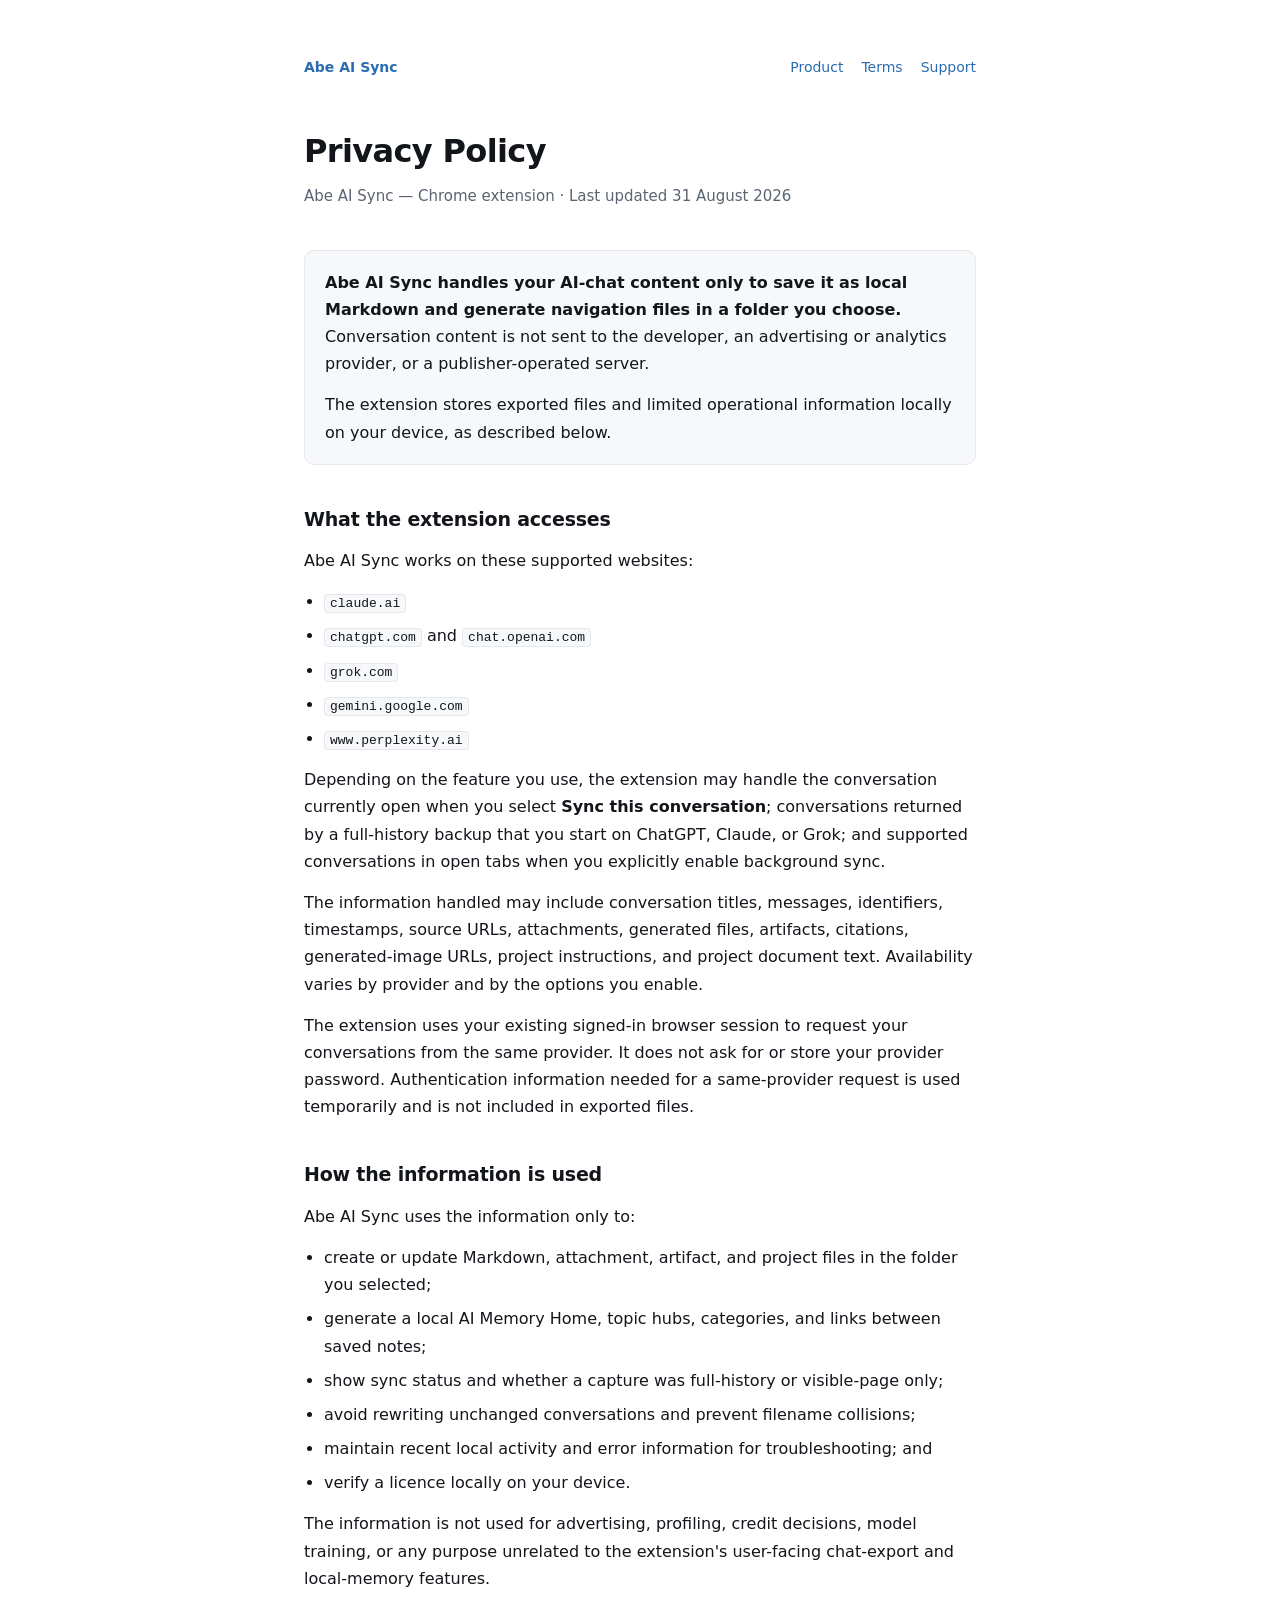
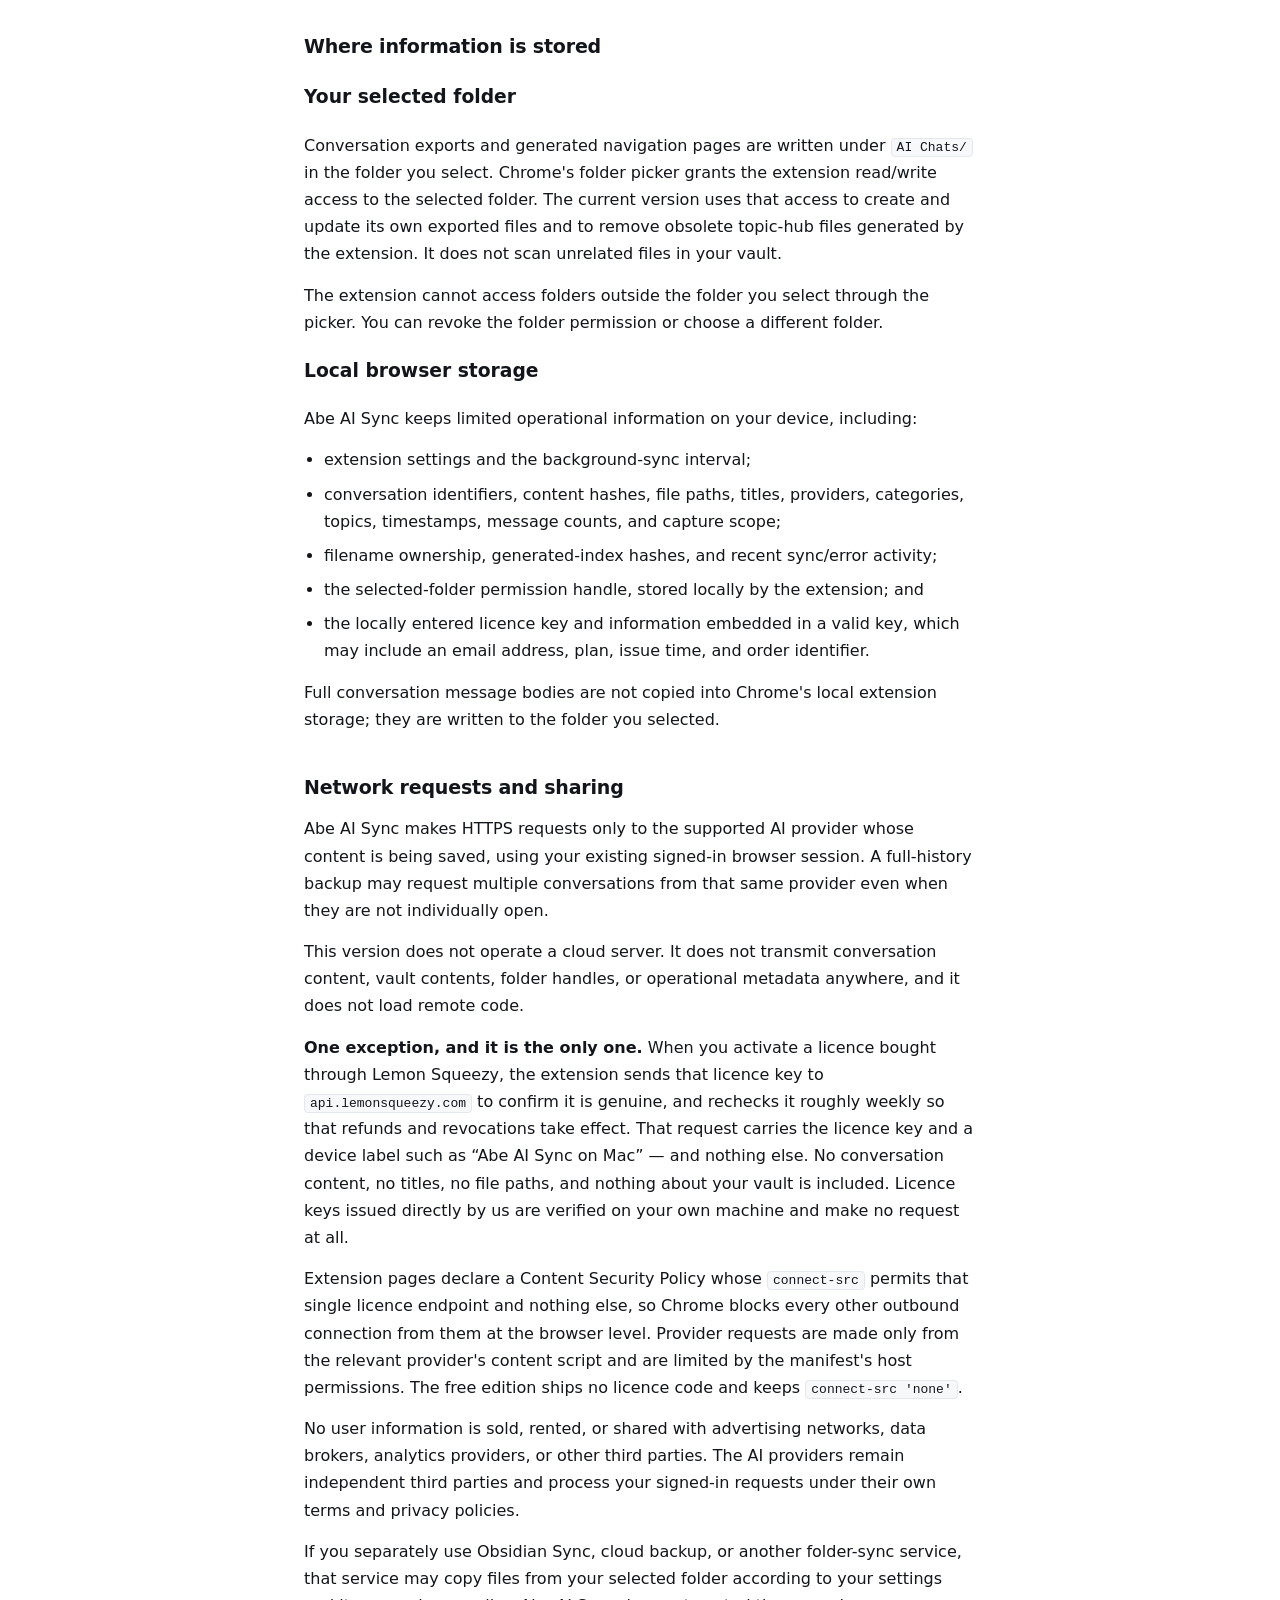
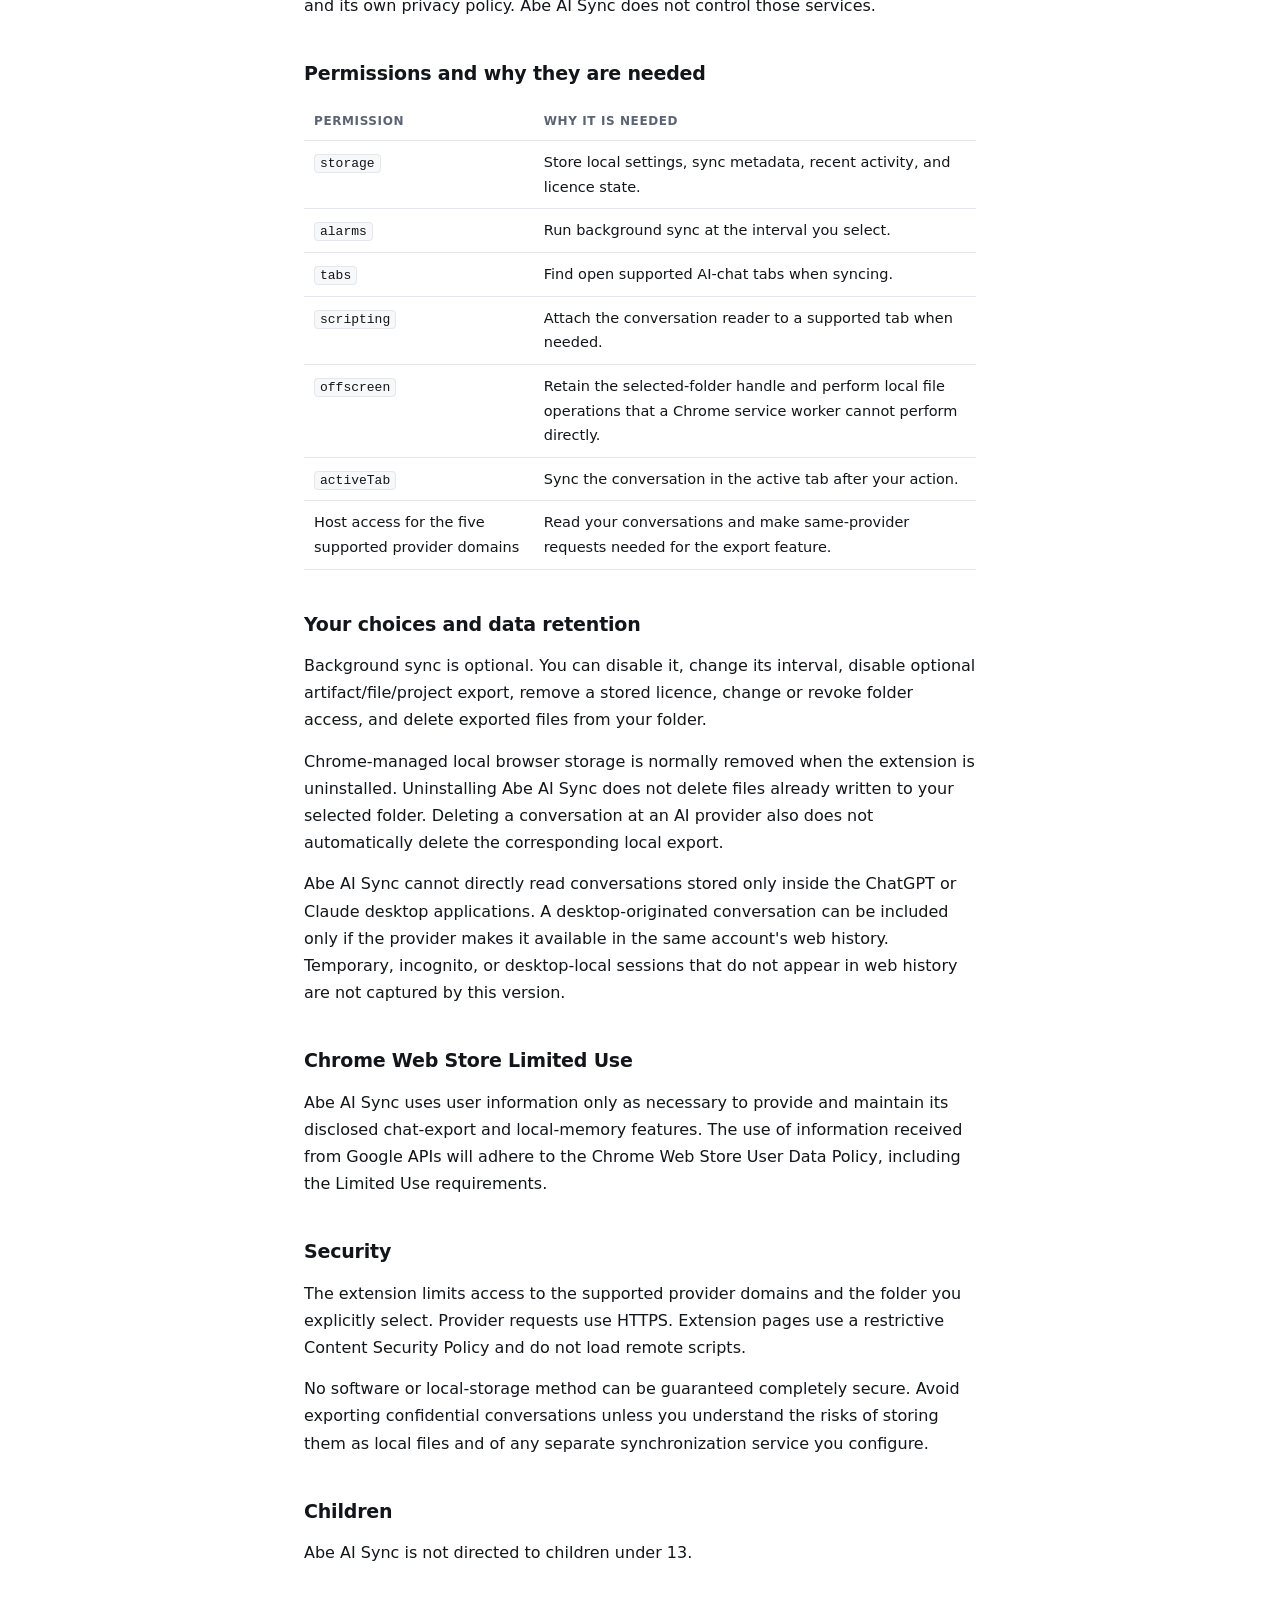
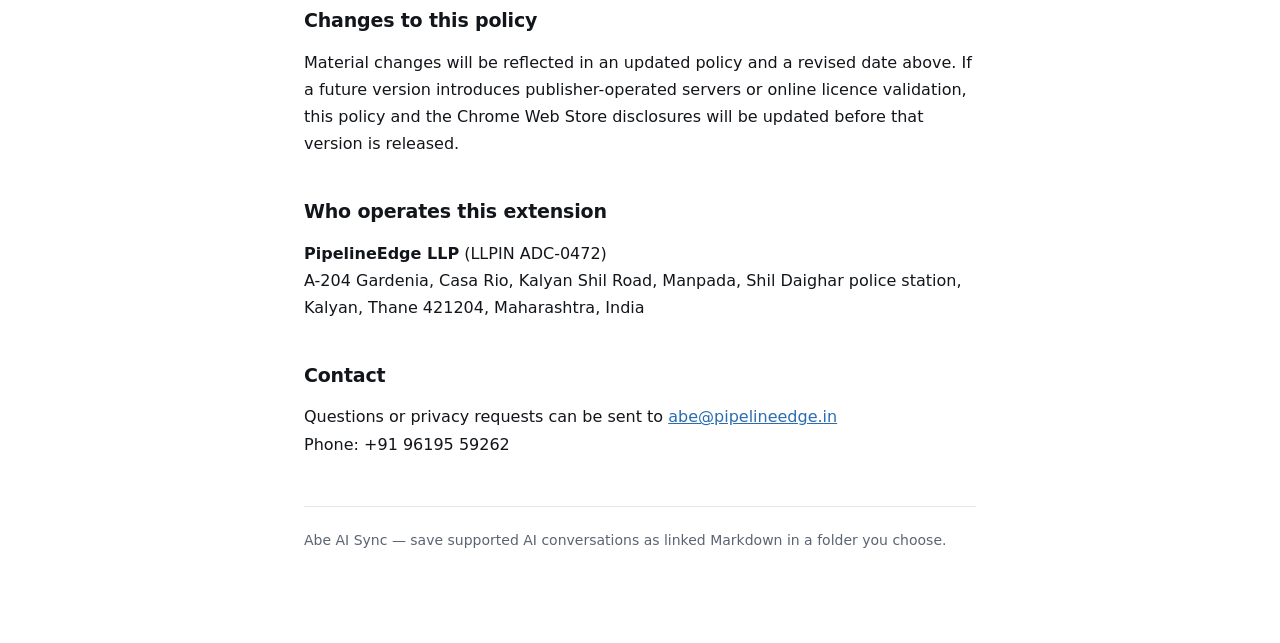
<file: index.html>
<!doctype html>
<html lang="en">
<head>
<meta charset="utf-8">
<meta name="viewport" content="width=device-width, initial-scale=1">
<title>Privacy Policy — Abe AI Sync</title>
<meta name="description" content="Privacy policy for Abe AI Sync, a local-first Chrome extension for saving supported AI chats to Markdown.">
<style>
:root{--bg:#fff;--surface:#f7f8fa;--line:#e4e7ec;--text:#12151a;--dim:#5b6472;--accent:#2b6cb0}
@media (prefers-color-scheme:dark){:root{--bg:#0f1115;--surface:#161920;--line:#262b35;--text:#e8eaee;--dim:#8b94a3;--accent:#6aa5ff}}
*{box-sizing:border-box}
body{margin:0;background:var(--bg);color:var(--text);
 font:16px/1.7 -apple-system,BlinkMacSystemFont,"Segoe UI",system-ui,sans-serif;-webkit-font-smoothing:antialiased}
.wrap{max-width:720px;margin:0 auto;padding:56px 24px 90px}
h1{font-size:32px;letter-spacing:-.02em;margin:0 0 6px}
.sub{color:var(--dim);margin:0 0 40px;font-size:15px}
h2{font-size:19px;letter-spacing:-.01em;margin:38px 0 12px}
p,li{color:var(--text)}
p{margin:0 0 14px}
ul{padding-left:20px;margin:0 0 14px}
li{margin-bottom:7px}
.callout{background:var(--surface);border:1px solid var(--line);border-radius:10px;padding:18px 20px;margin:0 0 28px}
.callout p:last-child{margin:0}
code{background:var(--surface);border:1px solid var(--line);padding:1px 5px;border-radius:4px;
 font:13px ui-monospace,SFMono-Regular,Menlo,monospace}
table{width:100%;border-collapse:collapse;margin:0 0 20px;font-size:14.5px}
th,td{text-align:left;padding:9px 10px;border-bottom:1px solid var(--line);vertical-align:top}
th{color:var(--dim);font-weight:600;font-size:12px;text-transform:uppercase;letter-spacing:.05em}
a{color:var(--accent)}
.topnav{display:flex;justify-content:space-between;align-items:center;margin-bottom:44px;font-size:14px}
.topnav a{text-decoration:none}.topnav .links{display:flex;gap:18px}
footer{margin-top:48px;padding-top:22px;border-top:1px solid var(--line);color:var(--dim);font-size:14px}
</style>
</head>
<body>
<div class="wrap">
<nav class="topnav"><a href="product/"><strong>Abe AI Sync</strong></a><div class="links"><a href="product/">Product</a><a href="terms/">Terms</a><a href="support/">Support</a></div></nav>
<h1>Privacy Policy</h1>
<p class="sub">Abe AI Sync — Chrome extension · Last updated 31 August 2026</p>

<div class="callout">
<p><strong>Abe AI Sync handles your AI-chat content only to save it as local Markdown and generate navigation files in a folder you choose.</strong> Conversation content is not sent to the developer, an advertising or analytics provider, or a publisher-operated server.</p>
<p>The extension stores exported files and limited operational information locally on your device, as described below.</p>
</div>

<h2>What the extension accesses</h2>
<p>Abe AI Sync works on these supported websites:</p>
<ul>
<li><code>claude.ai</code></li>
<li><code>chatgpt.com</code> and <code>chat.openai.com</code></li>
<li><code>grok.com</code></li>
<li><code>gemini.google.com</code></li>
<li><code>www.perplexity.ai</code></li>
</ul>
<p>Depending on the feature you use, the extension may handle the conversation currently open when you select <strong>Sync this conversation</strong>; conversations returned by a full-history backup that you start on ChatGPT, Claude, or Grok; and supported conversations in open tabs when you explicitly enable background sync.</p>
<p>The information handled may include conversation titles, messages, identifiers, timestamps, source URLs, attachments, generated files, artifacts, citations, generated-image URLs, project instructions, and project document text. Availability varies by provider and by the options you enable.</p>
<p>The extension uses your existing signed-in browser session to request your conversations from the same provider. It does not ask for or store your provider password. Authentication information needed for a same-provider request is used temporarily and is not included in exported files.</p>

<h2>How the information is used</h2>
<p>Abe AI Sync uses the information only to:</p>
<ul>
<li>create or update Markdown, attachment, artifact, and project files in the folder you selected;</li>
<li>generate a local AI Memory Home, topic hubs, categories, and links between saved notes;</li>
<li>show sync status and whether a capture was full-history or visible-page only;</li>
<li>avoid rewriting unchanged conversations and prevent filename collisions;</li>
<li>maintain recent local activity and error information for troubleshooting; and</li>
<li>verify a licence locally on your device.</li>
</ul>
<p>The information is not used for advertising, profiling, credit decisions, model training, or any purpose unrelated to the extension's user-facing chat-export and local-memory features.</p>

<h2>Where information is stored</h2>
<h3>Your selected folder</h3>
<p>Conversation exports and generated navigation pages are written under <code>AI Chats/</code> in the folder you select. Chrome's folder picker grants the extension read/write access to the selected folder. The current version uses that access to create and update its own exported files and to remove obsolete topic-hub files generated by the extension. It does not scan unrelated files in your vault.</p>
<p>The extension cannot access folders outside the folder you select through the picker. You can revoke the folder permission or choose a different folder.</p>

<h3>Local browser storage</h3>
<p>Abe AI Sync keeps limited operational information on your device, including:</p>
<ul>
<li>extension settings and the background-sync interval;</li>
<li>conversation identifiers, content hashes, file paths, titles, providers, categories, topics, timestamps, message counts, and capture scope;</li>
<li>filename ownership, generated-index hashes, and recent sync/error activity;</li>
<li>the selected-folder permission handle, stored locally by the extension; and</li>
<li>the locally entered licence key and information embedded in a valid key, which may include an email address, plan, issue time, and order identifier.</li>
</ul>
<p>Full conversation message bodies are not copied into Chrome's local extension storage; they are written to the folder you selected.</p>

<h2>Network requests and sharing</h2>
<p>Abe AI Sync makes HTTPS requests only to the supported AI provider whose content is being saved, using your existing signed-in browser session. A full-history backup may request multiple conversations from that same provider even when they are not individually open.</p>
<p>This version does not operate a cloud server. It does not transmit conversation content, vault contents, folder handles, or operational metadata anywhere, and it does not load remote code.</p>

<p><strong>One exception, and it is the only one.</strong> When you activate a licence bought through Lemon Squeezy, the extension sends that licence key to <code>api.lemonsqueezy.com</code> to confirm it is genuine, and rechecks it roughly weekly so that refunds and revocations take effect. That request carries the licence key and a device label such as &ldquo;Abe AI Sync on Mac&rdquo; &mdash; and nothing else. No conversation content, no titles, no file paths, and nothing about your vault is included. Licence keys issued directly by us are verified on your own machine and make no request at all.</p>

<p>Extension pages declare a Content Security Policy whose <code>connect-src</code> permits that single licence endpoint and nothing else, so Chrome blocks every other outbound connection from them at the browser level. Provider requests are made only from the relevant provider's content script and are limited by the manifest's host permissions. The free edition ships no licence code and keeps <code>connect-src 'none'</code>.</p>
<p>No user information is sold, rented, or shared with advertising networks, data brokers, analytics providers, or other third parties. The AI providers remain independent third parties and process your signed-in requests under their own terms and privacy policies.</p>
<p>If you separately use Obsidian Sync, cloud backup, or another folder-sync service, that service may copy files from your selected folder according to your settings and its own privacy policy. Abe AI Sync does not control those services.</p>

<h2>Permissions and why they are needed</h2>
<table>
<tr><th>Permission</th><th>Why it is needed</th></tr>
<tr><td><code>storage</code></td><td>Store local settings, sync metadata, recent activity, and licence state.</td></tr>
<tr><td><code>alarms</code></td><td>Run background sync at the interval you select.</td></tr>
<tr><td><code>tabs</code></td><td>Find open supported AI-chat tabs when syncing.</td></tr>
<tr><td><code>scripting</code></td><td>Attach the conversation reader to a supported tab when needed.</td></tr>
<tr><td><code>offscreen</code></td><td>Retain the selected-folder handle and perform local file operations that a Chrome service worker cannot perform directly.</td></tr>
<tr><td><code>activeTab</code></td><td>Sync the conversation in the active tab after your action.</td></tr>
<tr><td>Host access for the five supported provider domains</td><td>Read your conversations and make same-provider requests needed for the export feature.</td></tr>
</table>

<h2>Your choices and data retention</h2>
<p>Background sync is optional. You can disable it, change its interval, disable optional artifact/file/project export, remove a stored licence, change or revoke folder access, and delete exported files from your folder.</p>
<p>Chrome-managed local browser storage is normally removed when the extension is uninstalled. Uninstalling Abe AI Sync does not delete files already written to your selected folder. Deleting a conversation at an AI provider also does not automatically delete the corresponding local export.</p>
<p>Abe AI Sync cannot directly read conversations stored only inside the ChatGPT or Claude desktop applications. A desktop-originated conversation can be included only if the provider makes it available in the same account's web history. Temporary, incognito, or desktop-local sessions that do not appear in web history are not captured by this version.</p>

<h2>Chrome Web Store Limited Use</h2>
<p>Abe AI Sync uses user information only as necessary to provide and maintain its disclosed chat-export and local-memory features. The use of information received from Google APIs will adhere to the Chrome Web Store User Data Policy, including the Limited Use requirements.</p>

<h2>Security</h2>
<p>The extension limits access to the supported provider domains and the folder you explicitly select. Provider requests use HTTPS. Extension pages use a restrictive Content Security Policy and do not load remote scripts.</p>
<p>No software or local-storage method can be guaranteed completely secure. Avoid exporting confidential conversations unless you understand the risks of storing them as local files and of any separate synchronization service you configure.</p>

<h2>Children</h2>
<p>Abe AI Sync is not directed to children under 13.</p>

<h2>Changes to this policy</h2>
<p>Material changes will be reflected in an updated policy and a revised date above. If a future version introduces publisher-operated servers or online licence validation, this policy and the Chrome Web Store disclosures will be updated before that version is released.</p>

<h2>Who operates this extension</h2>
<p><strong>PipelineEdge LLP</strong> (LLPIN ADC-0472)<br>
A-204 Gardenia, Casa Rio, Kalyan Shil Road, Manpada, Shil Daighar police station,
Kalyan, Thane 421204, Maharashtra, India</p>

<h2>Contact</h2>
<p>Questions or privacy requests can be sent to
<a href="mailto:abe@pipelineedge.in">abe@pipelineedge.in</a><br>
Phone: +91 96195 59262</p>

<footer>Abe AI Sync — save supported AI conversations as linked Markdown in a folder you choose.</footer>
</div>
</body>
</html>
</file>
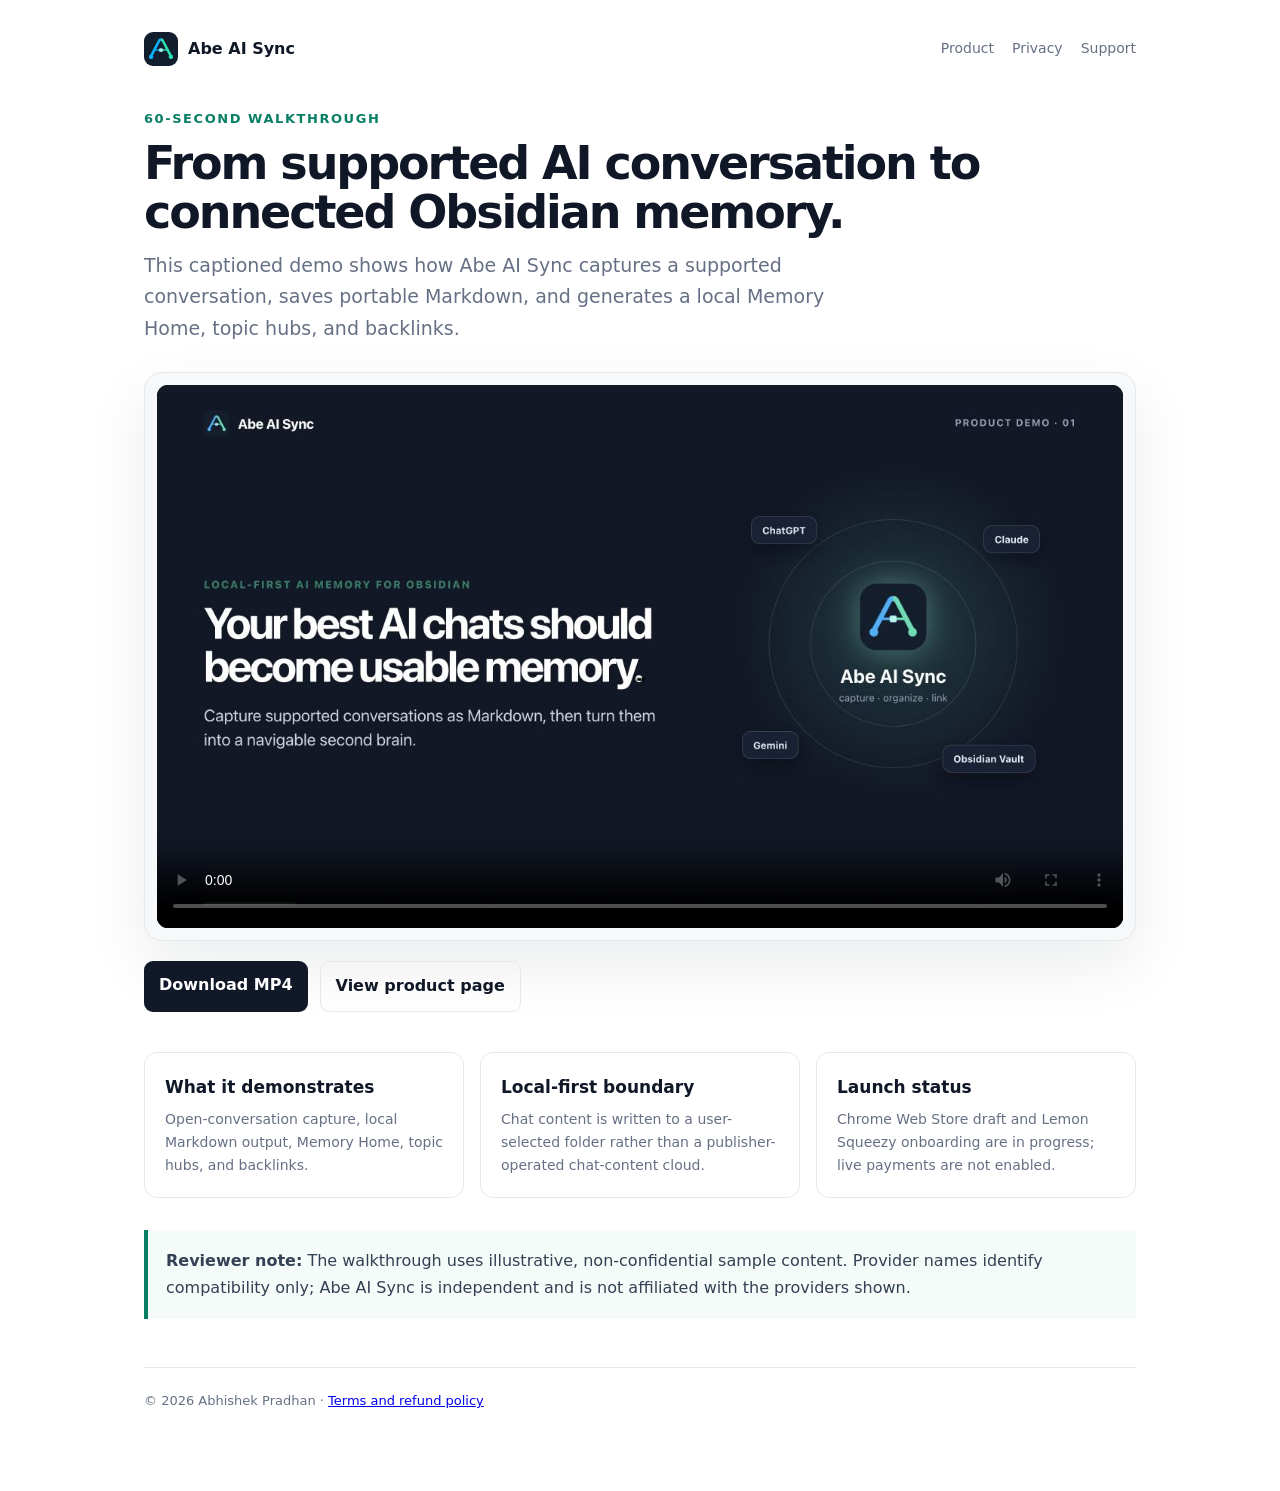
<file: demo/index.html>
<!doctype html>
<html lang="en">
<head>
  <meta charset="utf-8">
  <meta name="viewport" content="width=device-width, initial-scale=1">
  <title>Abe AI Sync — 60-second product demo</title>
  <meta name="description" content="Watch how Abe AI Sync turns supported AI conversations into local Markdown, topic hubs, and backlinks in Obsidian.">
  <meta property="og:type" content="video.other">
  <meta property="og:title" content="Abe AI Sync — Product demo">
  <meta property="og:description" content="Supported AI conversations become local, linked Markdown in your Obsidian vault.">
  <meta property="og:url" content="https://abhishekpradhan0007.github.io/ai-chat-sync/demo/">
  <meta property="og:image" content="https://abhishekpradhan0007.github.io/ai-chat-sync/assets/abe-ai-sync-demo-poster.png">
  <meta property="og:video" content="https://abhishekpradhan0007.github.io/ai-chat-sync/demo/abe-ai-sync-demo.mp4">
  <meta property="og:video:type" content="video/mp4">
  <meta property="og:video:width" content="1280">
  <meta property="og:video:height" content="720">
  <link rel="icon" href="../assets/icon-128.png">
  <style>
    :root{--ink:#101828;--muted:#667085;--line:#e5e7eb;--paper:#f7f8fa;--teal:#087f65}*{box-sizing:border-box}body{margin:0;color:var(--ink);font:16px/1.65 -apple-system,BlinkMacSystemFont,"Segoe UI",system-ui,sans-serif;background:#fff}.wrap{max-width:1040px;margin:0 auto;padding:32px 24px 80px}.top{display:flex;justify-content:space-between;align-items:center;margin-bottom:42px}.brand{display:flex;align-items:center;gap:10px;color:inherit;text-decoration:none;font-weight:800}.brand img{width:34px;height:34px;border-radius:9px}.nav{display:flex;gap:18px}.nav a{color:var(--muted);text-decoration:none;font-size:14px}h1{font-size:46px;line-height:1.05;letter-spacing:-.045em;margin:0 0 14px}.lede{max-width:720px;color:var(--muted);font-size:19px;margin:0 0 28px}.video-shell{padding:12px;border:1px solid var(--line);border-radius:18px;background:var(--paper);box-shadow:0 24px 60px #10182814}video{display:block;width:100%;aspect-ratio:16/9;border-radius:11px;background:#111827}.actions{display:flex;gap:12px;margin-top:20px;flex-wrap:wrap}.button{display:inline-block;padding:11px 15px;border-radius:9px;text-decoration:none;font-weight:750}.primary{background:#111827;color:#fff}.secondary{border:1px solid var(--line);color:var(--ink)}.details{display:grid;grid-template-columns:repeat(3,1fr);gap:16px;margin-top:40px}.card{padding:20px;border:1px solid var(--line);border-radius:13px}.card h2{font-size:17px;margin:0 0 7px}.card p{margin:0;color:var(--muted);font-size:14px}.note{margin-top:32px;padding:18px;border-left:4px solid var(--teal);background:#f4fbf8;color:#344054}footer{margin-top:48px;padding-top:22px;border-top:1px solid var(--line);color:var(--muted);font-size:13px}@media(max-width:760px){h1{font-size:36px}.details{grid-template-columns:1fr}.nav{display:none}}
  </style>
</head>
<body>
  <main class="wrap">
    <nav class="top"><a class="brand" href="../product/"><img src="../assets/icon-128.png" alt="">Abe AI Sync</a><div class="nav"><a href="../product/">Product</a><a href="../">Privacy</a><a href="../support/">Support</a></div></nav>
    <p style="color:#087f65;font-weight:800;letter-spacing:.12em;text-transform:uppercase;font-size:13px;margin:0 0 10px">60-second walkthrough</p>
    <h1>From supported AI conversation to connected Obsidian memory.</h1>
    <p class="lede">This captioned demo shows how Abe AI Sync captures a supported conversation, saves portable Markdown, and generates a local Memory Home, topic hubs, and backlinks.</p>
    <div class="video-shell"><video controls preload="metadata" poster="../assets/abe-ai-sync-demo-poster.png"><source src="abe-ai-sync-demo.mp4" type="video/mp4">Your browser does not support embedded MP4 video.</video></div>
    <div class="actions"><a class="button primary" href="abe-ai-sync-demo.mp4" download>Download MP4</a><a class="button secondary" href="../product/">View product page</a></div>
    <section class="details"><article class="card"><h2>What it demonstrates</h2><p>Open-conversation capture, local Markdown output, Memory Home, topic hubs, and backlinks.</p></article><article class="card"><h2>Local-first boundary</h2><p>Chat content is written to a user-selected folder rather than a publisher-operated chat-content cloud.</p></article><article class="card"><h2>Launch status</h2><p>Chrome Web Store draft and Lemon Squeezy onboarding are in progress; live payments are not enabled.</p></article></section>
    <div class="note"><strong>Reviewer note:</strong> The walkthrough uses illustrative, non-confidential sample content. Provider names identify compatibility only; Abe AI Sync is independent and is not affiliated with the providers shown.</div>
    <footer>© 2026 Abhishek Pradhan · <a href="../terms/">Terms and refund policy</a></footer>
  </main>
</body>
</html>
</file>
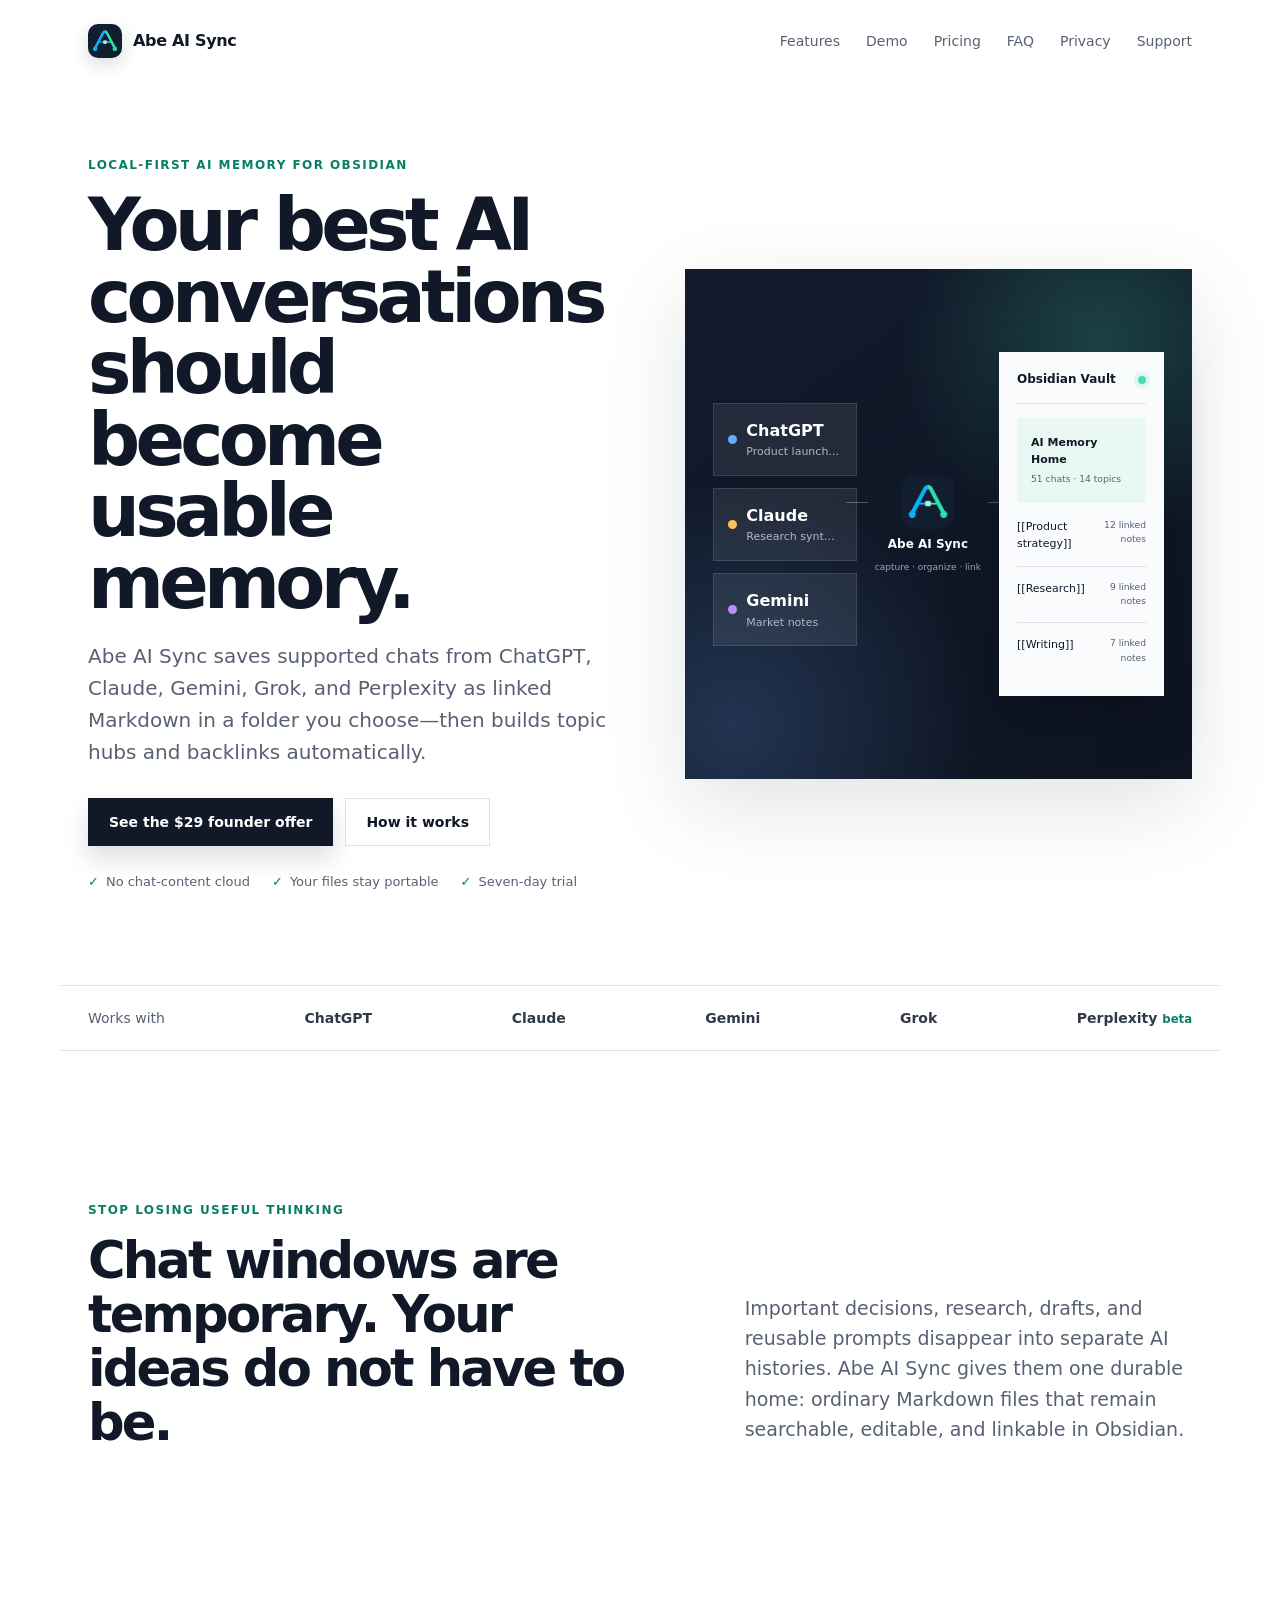
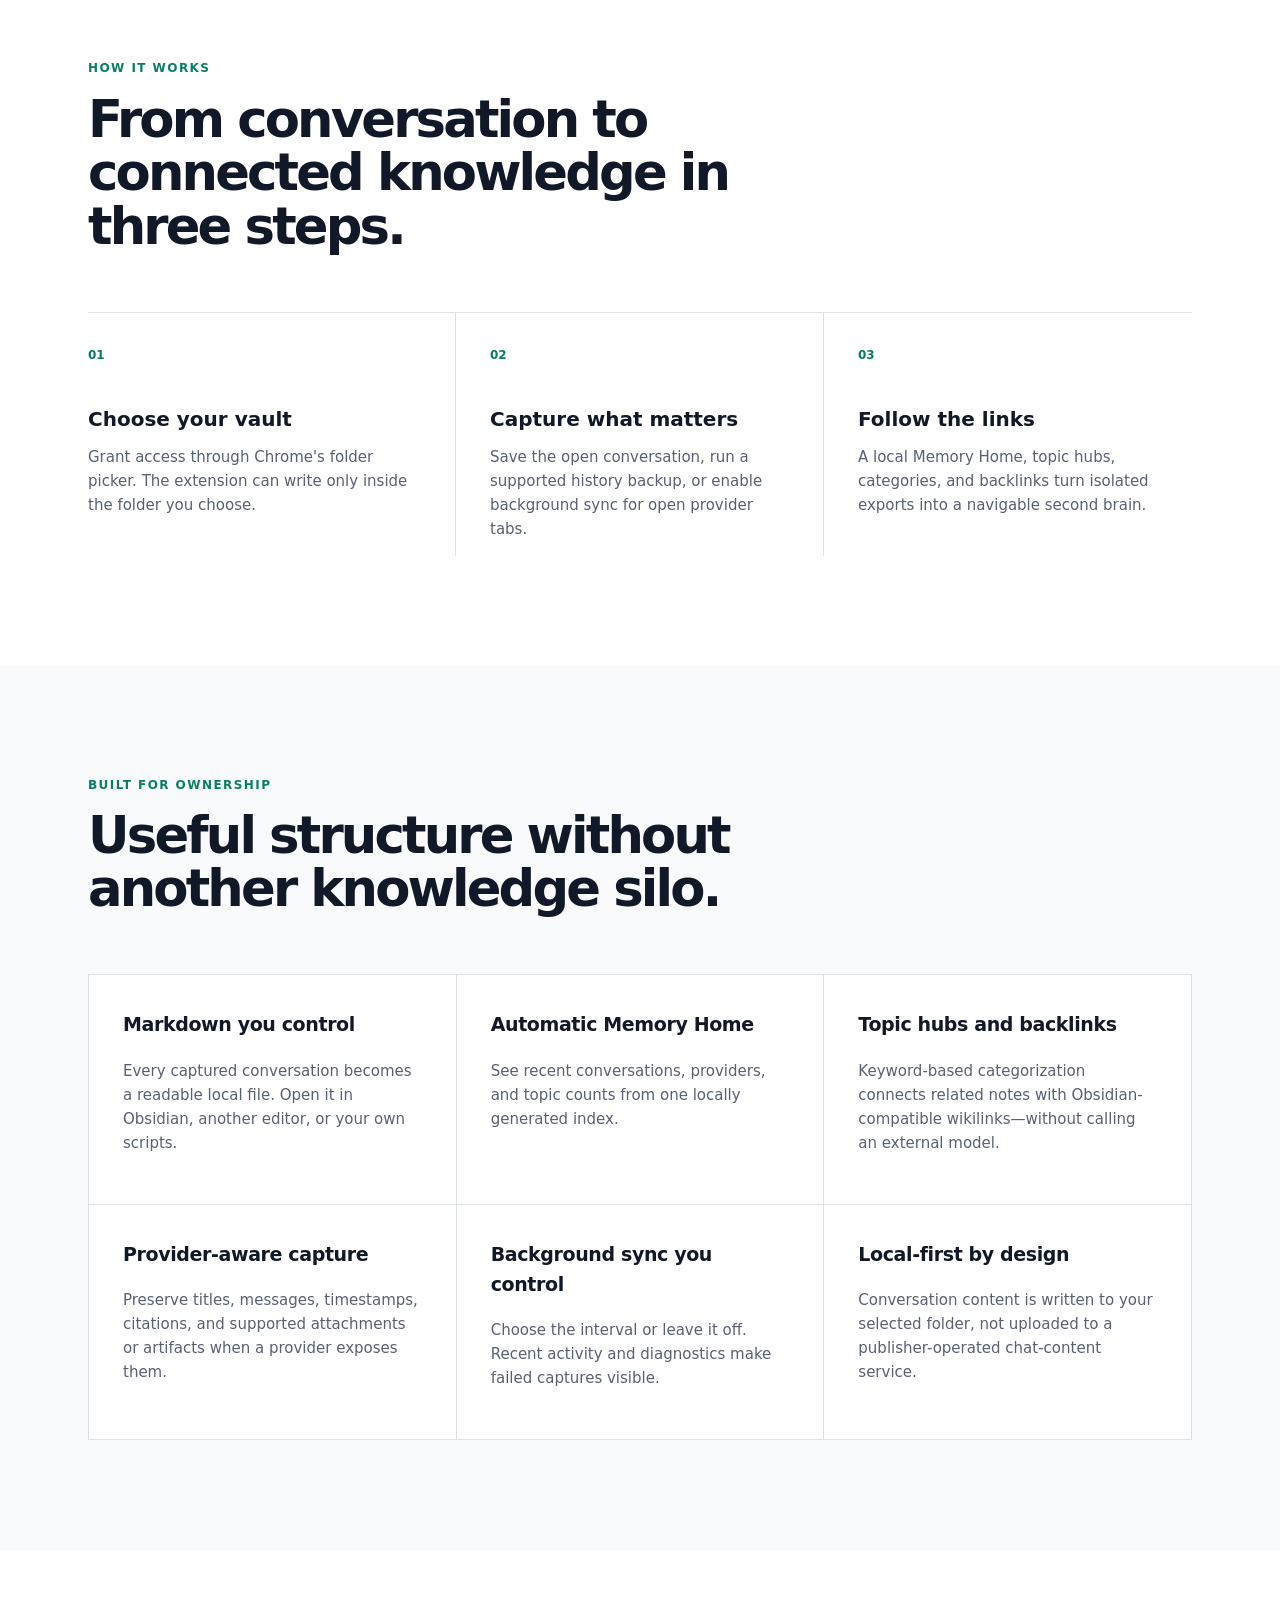
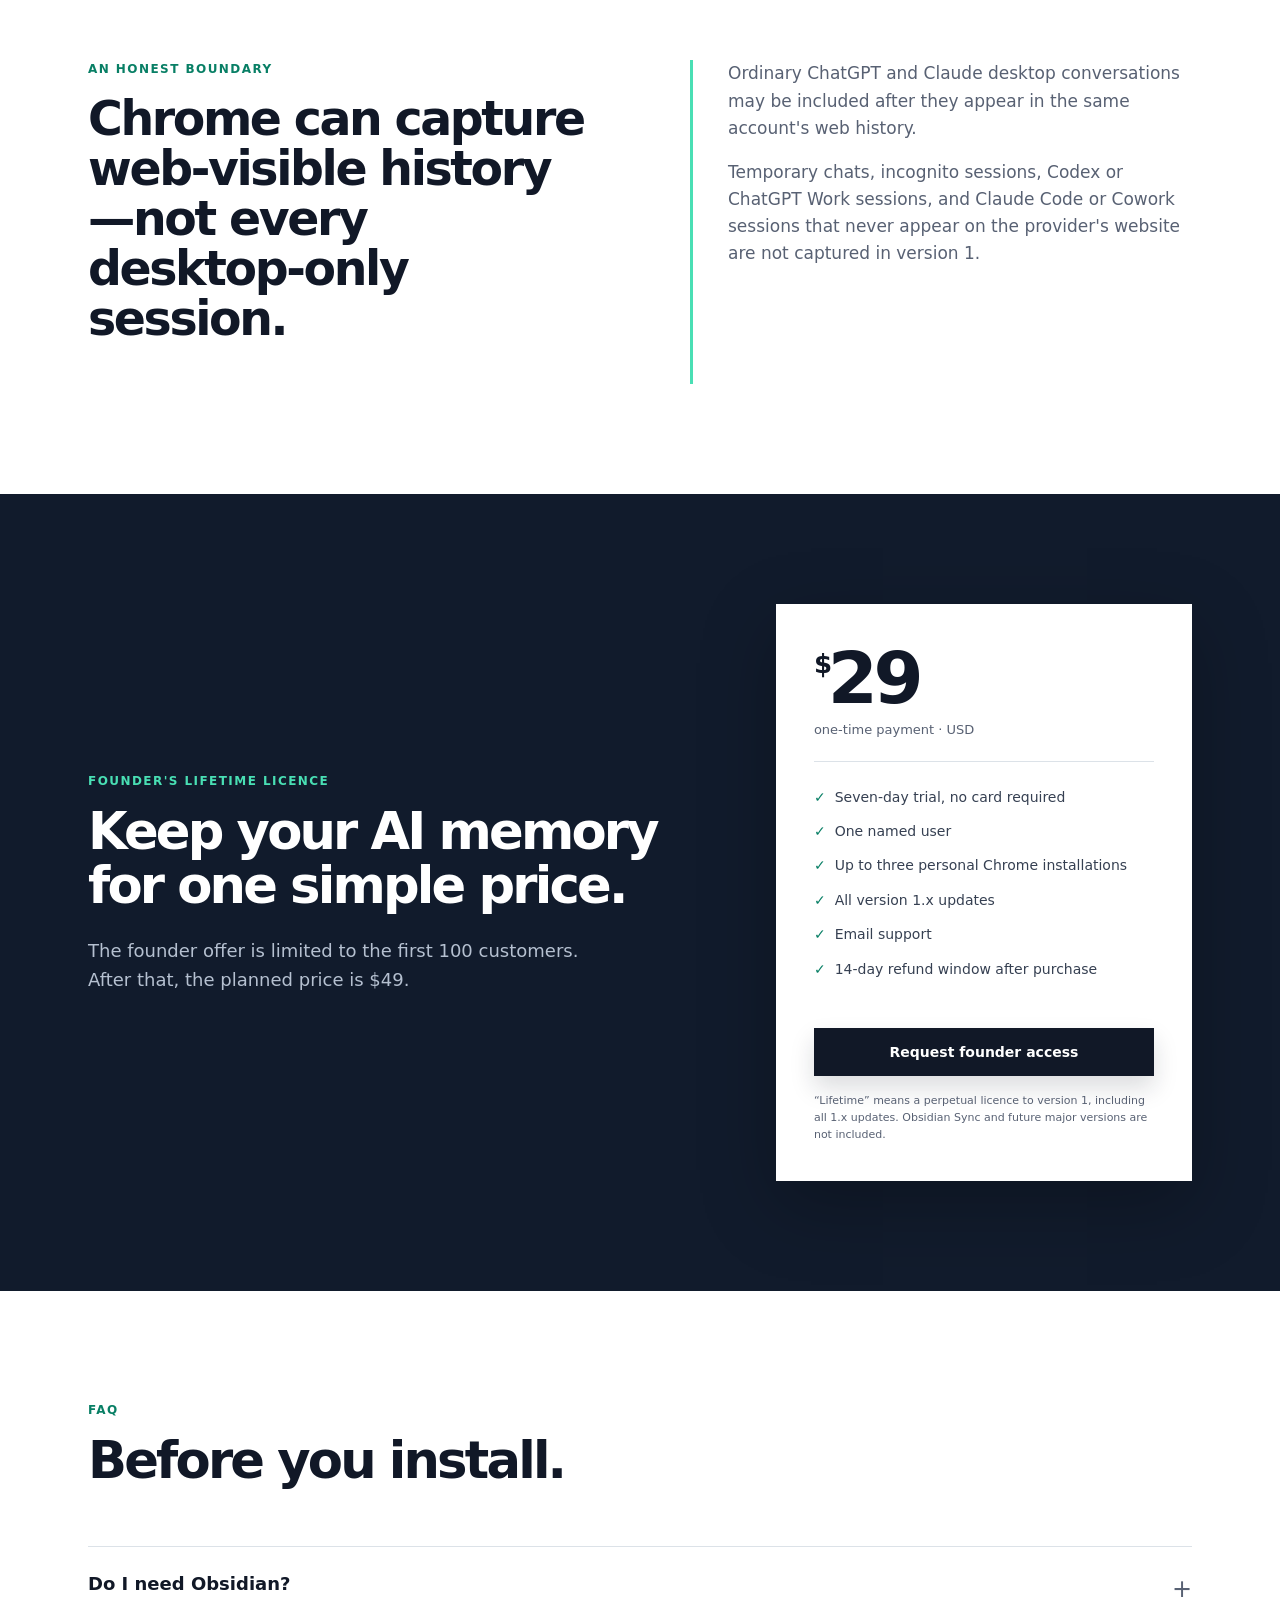
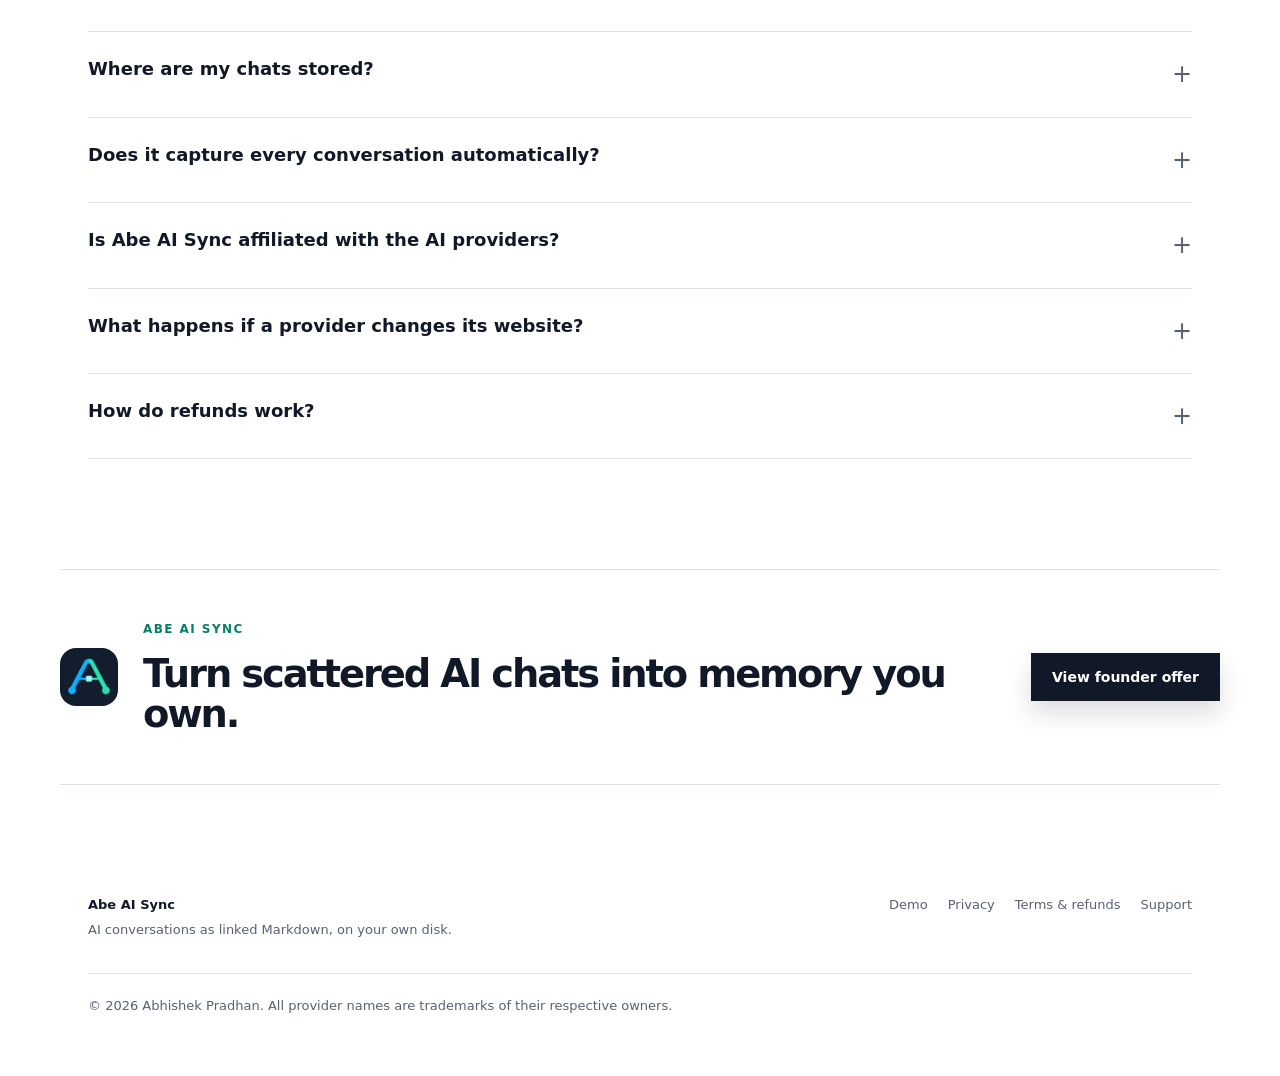
<file: product/index.html>
<!doctype html>
<html lang="en">
<head>
  <meta charset="utf-8">
  <meta name="viewport" content="width=device-width, initial-scale=1">
  <title>Abe AI Sync — Turn AI chats into an Obsidian second brain</title>
  <meta name="description" content="Save supported ChatGPT, Claude, Gemini, Grok, and Perplexity conversations as linked Markdown in your own Obsidian vault.">
  <meta name="theme-color" content="#111827">
  <meta property="og:type" content="website">
  <meta property="og:title" content="Abe AI Sync — Your AI chats, organized in Obsidian">
  <meta property="og:description" content="Local-first capture, topic hubs, and backlinks for the AI conversations you want to keep.">
  <meta property="og:url" content="https://abhishekpradhan0007.github.io/ai-chat-sync/product/">
  <meta property="og:image" content="https://abhishekpradhan0007.github.io/ai-chat-sync/assets/abe-ai-sync-social.png">
  <meta property="og:image:width" content="1536">
  <meta property="og:image:height" content="1024">
  <meta name="twitter:card" content="summary_large_image">
  <link rel="icon" href="../assets/icon-128.png">
  <link rel="stylesheet" href="styles.css">
</head>
<body>
  <header class="site-header">
    <a class="brand" href="./" aria-label="Abe AI Sync home">
      <img src="../assets/icon-128.png" alt="" width="34" height="34">
      <span>Abe AI Sync</span>
    </a>
    <nav aria-label="Primary navigation">
      <a href="#features">Features</a>
      <a href="../demo/">Demo</a>
      <a href="#pricing">Pricing</a>
      <a href="#faq">FAQ</a>
      <a href="../">Privacy</a>
      <a href="../support/">Support</a>
    </nav>
  </header>

  <main>
    <section class="hero">
      <div class="hero-copy">
        <p class="eyebrow">Local-first AI memory for Obsidian</p>
        <h1>Your best AI conversations should become usable memory.</h1>
        <p class="hero-lede">Abe AI Sync saves supported chats from ChatGPT, Claude, Gemini, Grok, and Perplexity as linked Markdown in a folder you choose—then builds topic hubs and backlinks automatically.</p>
        <div class="hero-actions">
          <a class="button primary" href="#pricing">See the $29 founder offer</a>
          <a class="button secondary" href="#how-it-works">How it works</a>
        </div>
        <ul class="trust-list" aria-label="Product highlights">
          <li>No chat-content cloud</li>
          <li>Your files stay portable</li>
          <li>Seven-day trial</li>
        </ul>
      </div>

      <div class="product-visual" aria-label="Abe AI Sync turns AI chats into linked notes in an Obsidian vault">
        <div class="source-column">
          <div class="source-card"><span class="source-dot blue"></span><strong>ChatGPT</strong><small>Product launch plan</small></div>
          <div class="source-card"><span class="source-dot amber"></span><strong>Claude</strong><small>Research synthesis</small></div>
          <div class="source-card"><span class="source-dot violet"></span><strong>Gemini</strong><small>Market notes</small></div>
        </div>
        <div class="sync-node">
          <img src="../assets/icon-128.png" alt="" width="54" height="54">
          <strong>Abe AI Sync</strong>
          <small>capture · organize · link</small>
        </div>
        <div class="vault-card">
          <div class="vault-head"><span>Obsidian Vault</span><span class="live-dot"></span></div>
          <div class="note featured"><strong>AI Memory Home</strong><small>51 chats · 14 topics</small></div>
          <div class="note"><span>[[Product strategy]]</span><small>12 linked notes</small></div>
          <div class="note"><span>[[Research]]</span><small>9 linked notes</small></div>
          <div class="note"><span>[[Writing]]</span><small>7 linked notes</small></div>
        </div>
      </div>
    </section>

    <section class="proof-strip" aria-label="Supported providers">
      <span>Works with</span>
      <strong>ChatGPT</strong>
      <strong>Claude</strong>
      <strong>Gemini</strong>
      <strong>Grok</strong>
      <strong>Perplexity <small>beta</small></strong>
    </section>

    <section class="problem-section">
      <div>
        <p class="eyebrow">Stop losing useful thinking</p>
        <h2>Chat windows are temporary. Your ideas do not have to be.</h2>
      </div>
      <p>Important decisions, research, drafts, and reusable prompts disappear into separate AI histories. Abe AI Sync gives them one durable home: ordinary Markdown files that remain searchable, editable, and linkable in Obsidian.</p>
    </section>

    <section id="how-it-works" class="section">
      <div class="section-heading">
        <p class="eyebrow">How it works</p>
        <h2>From conversation to connected knowledge in three steps.</h2>
      </div>
      <ol class="steps">
        <li><span>01</span><h3>Choose your vault</h3><p>Grant access through Chrome's folder picker. The extension can write only inside the folder you choose.</p></li>
        <li><span>02</span><h3>Capture what matters</h3><p>Save the open conversation, run a supported history backup, or enable background sync for open provider tabs.</p></li>
        <li><span>03</span><h3>Follow the links</h3><p>A local Memory Home, topic hubs, categories, and backlinks turn isolated exports into a navigable second brain.</p></li>
      </ol>
    </section>

    <section id="features" class="section feature-section">
      <div class="section-heading">
        <p class="eyebrow">Built for ownership</p>
        <h2>Useful structure without another knowledge silo.</h2>
      </div>
      <div class="feature-grid">
        <article><h3>Markdown you control</h3><p>Every captured conversation becomes a readable local file. Open it in Obsidian, another editor, or your own scripts.</p></article>
        <article><h3>Automatic Memory Home</h3><p>See recent conversations, providers, and topic counts from one locally generated index.</p></article>
        <article><h3>Topic hubs and backlinks</h3><p>Keyword-based categorization connects related notes with Obsidian-compatible wikilinks—without calling an external model.</p></article>
        <article><h3>Provider-aware capture</h3><p>Preserve titles, messages, timestamps, citations, and supported attachments or artifacts when a provider exposes them.</p></article>
        <article><h3>Background sync you control</h3><p>Choose the interval or leave it off. Recent activity and diagnostics make failed captures visible.</p></article>
        <article><h3>Local-first by design</h3><p>Conversation content is written to your selected folder, not uploaded to a publisher-operated chat-content service.</p></article>
      </div>
    </section>

    <section class="limits-section">
      <div>
        <p class="eyebrow">An honest boundary</p>
        <h2>Chrome can capture web-visible history—not every desktop-only session.</h2>
      </div>
      <div class="limits-copy">
        <p>Ordinary ChatGPT and Claude desktop conversations may be included after they appear in the same account's web history.</p>
        <p>Temporary chats, incognito sessions, Codex or ChatGPT Work sessions, and Claude Code or Cowork sessions that never appear on the provider's website are not captured in version 1.</p>
      </div>
    </section>

    <section id="pricing" class="section pricing-section">
      <div class="pricing-copy">
        <p class="eyebrow">Founder's lifetime licence</p>
        <h2>Keep your AI memory for one simple price.</h2>
        <p>The founder offer is limited to the first 100 customers. After that, the planned price is $49.</p>
      </div>
      <div class="price-card">
        <p class="price"><span>$</span>29</p>
        <p class="price-note">one-time payment · USD</p>
        <ul>
          <li>Seven-day trial, no card required</li>
          <li>One named user</li>
          <li>Up to three personal Chrome installations</li>
          <li>All version 1.x updates</li>
          <li>Email support</li>
          <li>14-day refund window after purchase</li>
        </ul>
        <a class="button primary full" href="mailto:abe@pipelineedge.in?subject=Abe%20AI%20Sync%20founder%20access&body=Hi%20Abhishek%2C%20I%27d%20like%20founder%20access%20to%20Abe%20AI%20Sync.">Request founder access</a>
        <p class="fine-print">“Lifetime” means a perpetual licence to version 1, including all 1.x updates. Obsidian Sync and future major versions are not included.</p>
      </div>
    </section>

    <section id="faq" class="section faq-section">
      <div class="section-heading">
        <p class="eyebrow">FAQ</p>
        <h2>Before you install.</h2>
      </div>
      <div class="faq-list">
        <details><summary>Do I need Obsidian?</summary><p>No. Abe AI Sync writes ordinary Markdown, so any compatible editor can open the files. Obsidian is recommended for the topic hubs, wikilinks, and backlink experience.</p></details>
        <details><summary>Where are my chats stored?</summary><p>Inside the folder you select through Chrome. Conversation content is not sent to the developer's server. If you place the folder in a separate sync service, that service's own terms apply.</p></details>
        <details><summary>Does it capture every conversation automatically?</summary><p>No. Coverage differs by provider. You can capture an open conversation, run full-history backup where supported, or enable background sync for open tabs. Temporary and desktop-only sessions may not be available.</p></details>
        <details><summary>Is Abe AI Sync affiliated with the AI providers?</summary><p>No. Abe AI Sync is an independent product and is not endorsed by OpenAI, Anthropic, Google, xAI, or Perplexity.</p></details>
        <details><summary>What happens if a provider changes its website?</summary><p>Provider changes can temporarily affect capture. Version 1.x compatibility fixes are included, but no third-party integration can be guaranteed forever.</p></details>
        <details><summary>How do refunds work?</summary><p>Contact support within 14 days of purchase. Approved refunds are processed through the payment provider and deactivate the associated licence.</p></details>
      </div>
    </section>

    <section class="closing">
      <img src="../assets/icon-128.png" alt="" width="58" height="58">
      <div><p class="eyebrow">Abe AI Sync</p><h2>Turn scattered AI chats into memory you own.</h2></div>
      <a class="button primary" href="#pricing">View founder offer</a>
    </section>
  </main>

  <footer class="site-footer">
    <div><strong>Abe AI Sync</strong><p>AI conversations as linked Markdown, on your own disk.</p></div>
    <div class="footer-links"><a href="../demo/">Demo</a><a href="../">Privacy</a><a href="../terms/">Terms &amp; refunds</a><a href="../support/">Support</a></div>
    <p class="copyright">© 2026 Abhishek Pradhan. All provider names are trademarks of their respective owners.</p>
  </footer>
</body>
</html>
</file>
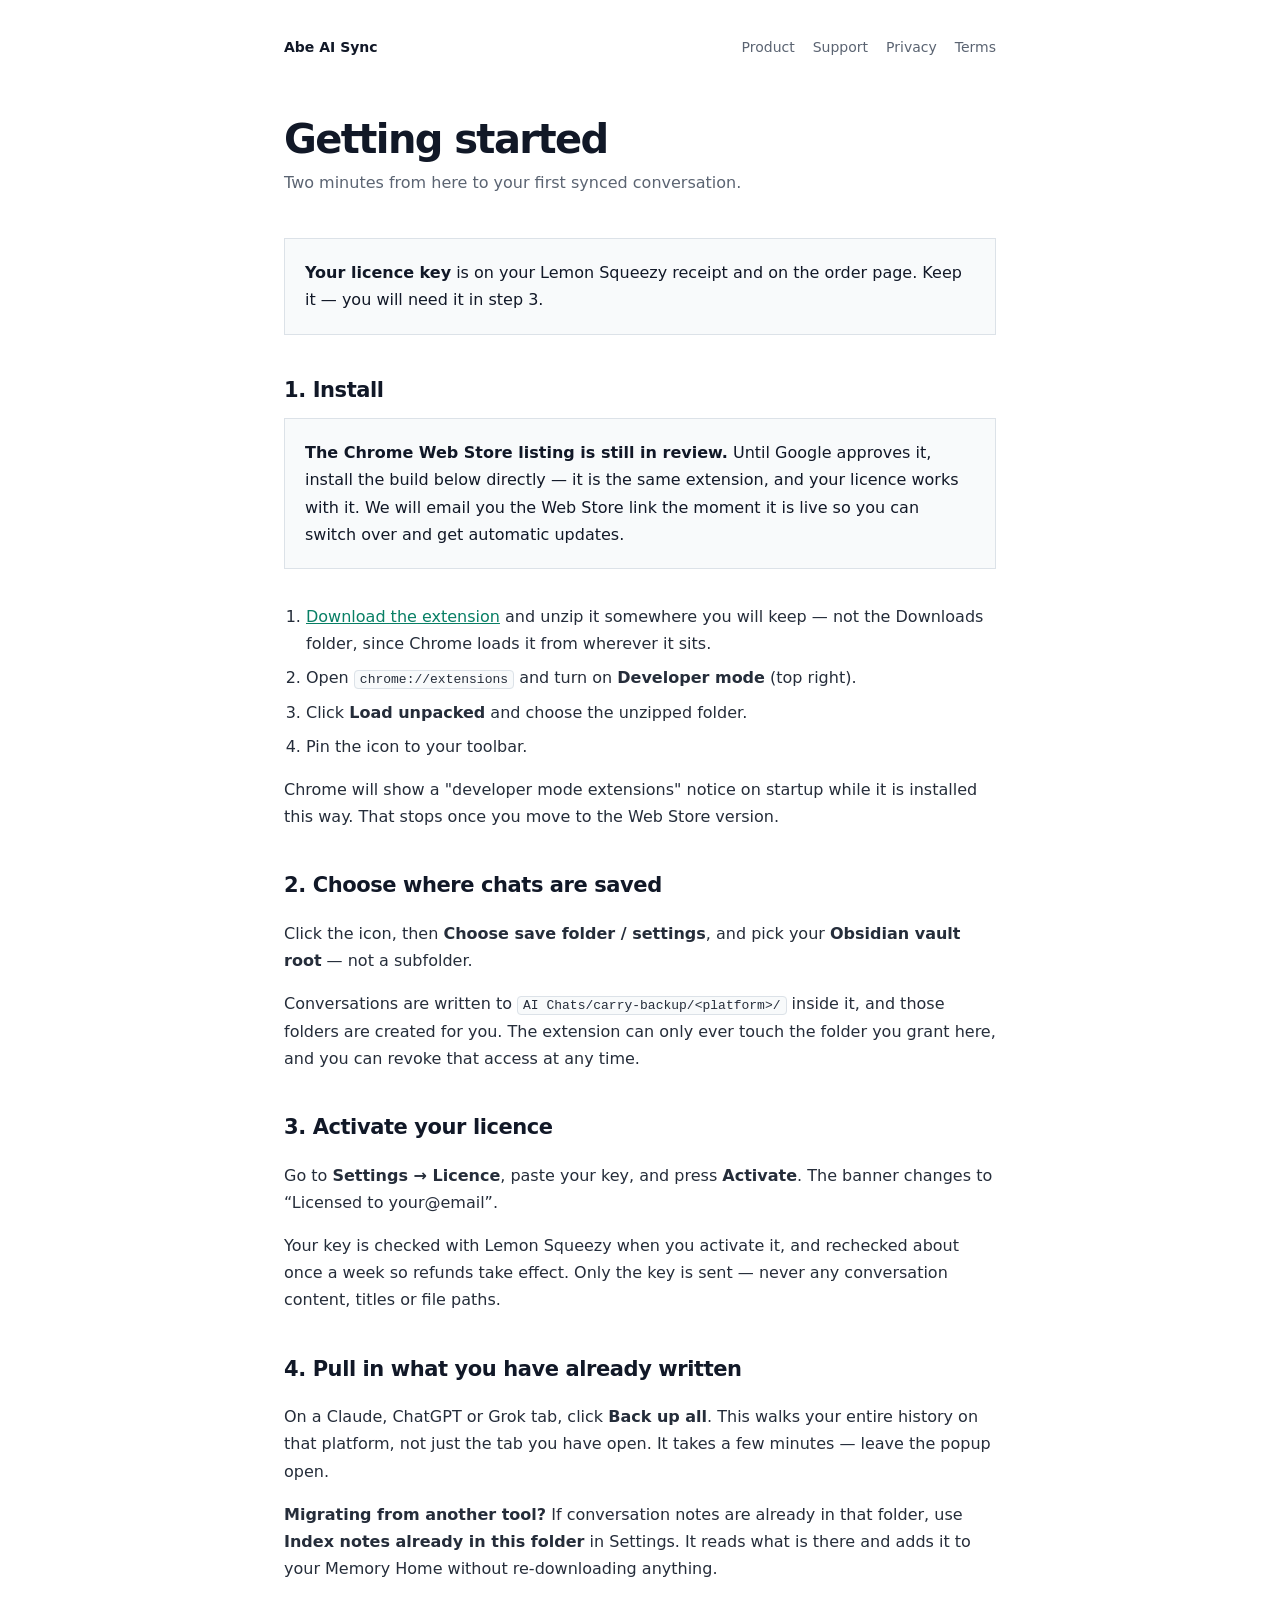
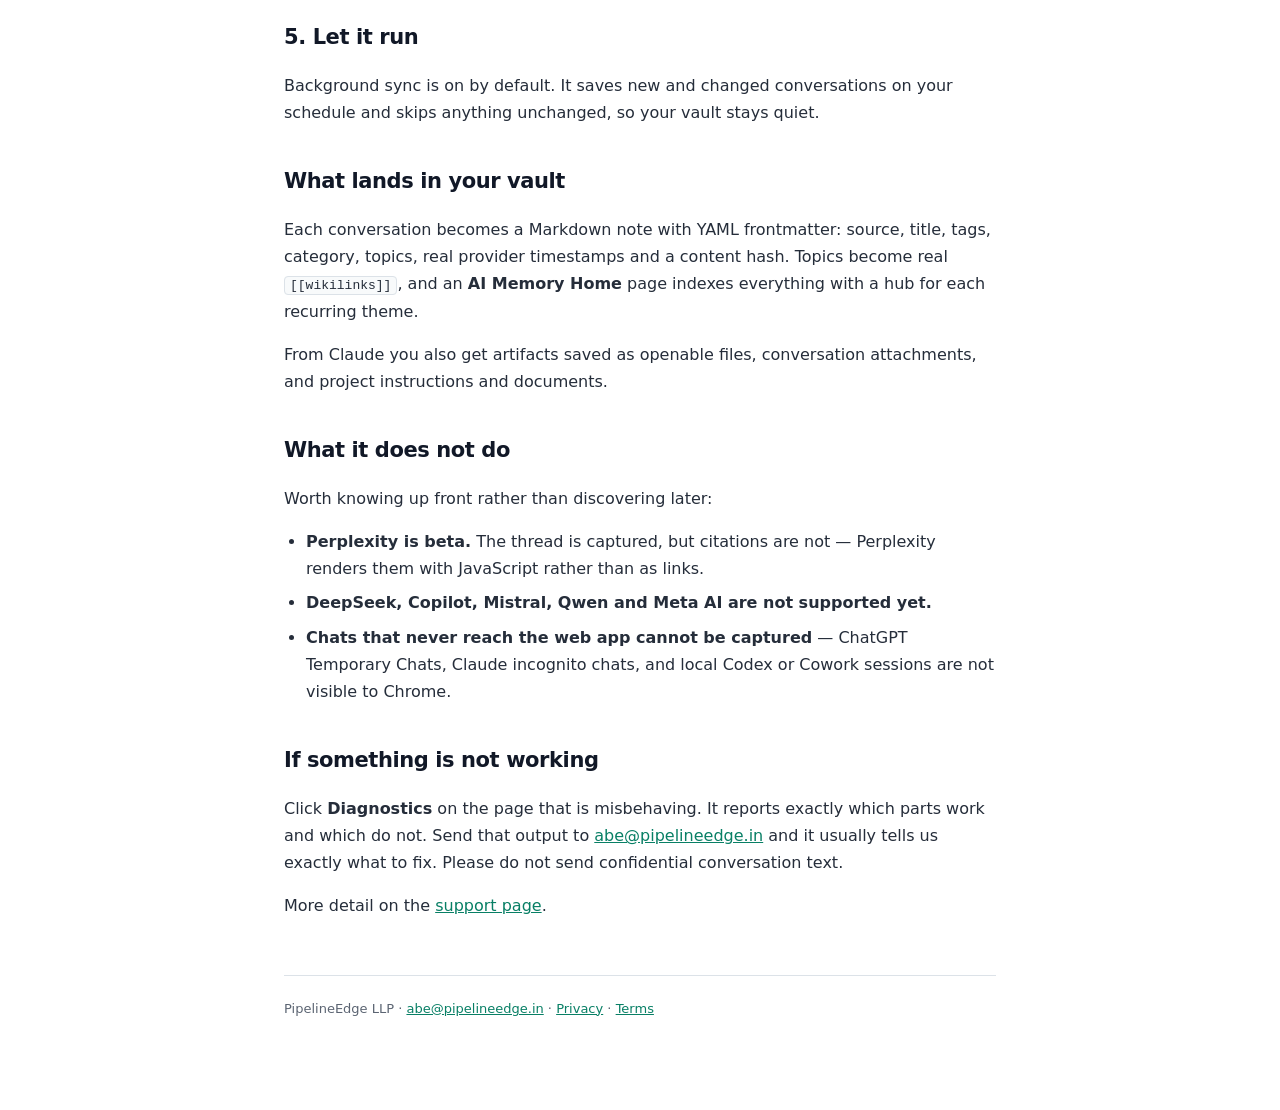
<file: start/index.html>
<!doctype html>
<html lang="en">
<head>
  <meta charset="utf-8">
  <meta name="viewport" content="width=device-width, initial-scale=1">
  <title>Getting started — Abe AI Sync</title>
  <meta name="description" content="Install Abe AI Sync, activate your licence, and back up your existing AI conversations.">
  <style>
    :root{--ink:#111827;--muted:#5b6472;--line:#dce2e8;--paper:#f8fafb;--accent:#087f65}
    *{box-sizing:border-box}body{margin:0;color:var(--ink);font:16px/1.7 -apple-system,BlinkMacSystemFont,"Segoe UI",system-ui,sans-serif;-webkit-font-smoothing:antialiased}.wrap{max-width:760px;margin:0 auto;padding:36px 24px 90px}.topnav{display:flex;justify-content:space-between;align-items:center;margin-bottom:58px;font-size:14px}.topnav a{text-decoration:none;color:inherit}.links{display:flex;gap:18px}.links a{color:var(--muted)}h1{font-size:40px;line-height:1.08;letter-spacing:-.04em;margin:0 0 8px}.sub{color:var(--muted);margin:0 0 42px}.callout{background:var(--paper);border:1px solid var(--line);padding:20px;margin-bottom:34px}h2{font-size:21px;letter-spacing:-.02em;margin:38px 0 10px}h3{font-size:17px;margin:24px 0 7px}p,li{color:#252d3a}ol,ul{padding-left:22px}li{margin-bottom:7px}code{background:var(--paper);border:1px solid var(--line);padding:1px 5px;border-radius:4px;font:13px ui-monospace,SFMono-Regular,Menlo,monospace}a{color:var(--accent)}footer{margin-top:55px;padding-top:22px;border-top:1px solid var(--line);color:var(--muted);font-size:13px}
  </style>
</head>
<body>
  <main class="wrap">
    <nav class="topnav"><a href="../product/"><strong>Abe AI Sync</strong></a><div class="links"><a href="../product/">Product</a><a href="../support/">Support</a><a href="../">Privacy</a><a href="../terms/">Terms</a></div></nav>

    <h1>Getting started</h1>
    <p class="sub">Two minutes from here to your first synced conversation.</p>

    <div class="callout"><strong>Your licence key</strong> is on your Lemon Squeezy receipt and on the order page. Keep it — you will need it in step 3.</div>

    <h2>1. Install</h2>
    <div class="callout">
      <strong>The Chrome Web Store listing is still in review.</strong>
      Until Google approves it, install the build below directly — it is the same
      extension, and your licence works with it. We will email you the Web Store link
      the moment it is live so you can switch over and get automatic updates.
    </div>
    <ol>
      <li><a href="../download/abe-ai-sync-latest.zip">Download the extension</a> and unzip it somewhere you will keep — not the Downloads folder, since Chrome loads it from wherever it sits.</li>
      <li>Open <code>chrome://extensions</code> and turn on <strong>Developer mode</strong> (top right).</li>
      <li>Click <strong>Load unpacked</strong> and choose the unzipped folder.</li>
      <li>Pin the icon to your toolbar.</li>
    </ol>
    <p>Chrome will show a "developer mode extensions" notice on startup while it is
    installed this way. That stops once you move to the Web Store version.</p>

    <h2>2. Choose where chats are saved</h2>
    <p>Click the icon, then <strong>Choose save folder / settings</strong>, and pick your <strong>Obsidian vault root</strong> — not a subfolder.</p>
    <p>Conversations are written to <code>AI Chats/carry-backup/&lt;platform&gt;/</code> inside it, and those folders are created for you. The extension can only ever touch the folder you grant here, and you can revoke that access at any time.</p>

    <h2>3. Activate your licence</h2>
    <p>Go to <strong>Settings → Licence</strong>, paste your key, and press <strong>Activate</strong>. The banner changes to “Licensed to your@email”.</p>
    <p>Your key is checked with Lemon Squeezy when you activate it, and rechecked about once a week so refunds take effect. Only the key is sent — never any conversation content, titles or file paths.</p>

    <h2>4. Pull in what you have already written</h2>
    <p>On a Claude, ChatGPT or Grok tab, click <strong>Back up all</strong>. This walks your entire history on that platform, not just the tab you have open. It takes a few minutes — leave the popup open.</p>
    <p><strong>Migrating from another tool?</strong> If conversation notes are already in that folder, use <strong>Index notes already in this folder</strong> in Settings. It reads what is there and adds it to your Memory Home without re-downloading anything.</p>

    <h2>5. Let it run</h2>
    <p>Background sync is on by default. It saves new and changed conversations on your schedule and skips anything unchanged, so your vault stays quiet.</p>

    <h2>What lands in your vault</h2>
    <p>Each conversation becomes a Markdown note with YAML frontmatter: source, title, tags, category, topics, real provider timestamps and a content hash. Topics become real <code>[[wikilinks]]</code>, and an <strong>AI Memory Home</strong> page indexes everything with a hub for each recurring theme.</p>
    <p>From Claude you also get artifacts saved as openable files, conversation attachments, and project instructions and documents.</p>

    <h2>What it does not do</h2>
    <p>Worth knowing up front rather than discovering later:</p>
    <ul>
      <li><strong>Perplexity is beta.</strong> The thread is captured, but citations are not — Perplexity renders them with JavaScript rather than as links.</li>
      <li><strong>DeepSeek, Copilot, Mistral, Qwen and Meta AI are not supported yet.</strong></li>
      <li><strong>Chats that never reach the web app cannot be captured</strong> — ChatGPT Temporary Chats, Claude incognito chats, and local Codex or Cowork sessions are not visible to Chrome.</li>
    </ul>

    <h2>If something is not working</h2>
    <p>Click <strong>Diagnostics</strong> on the page that is misbehaving. It reports exactly which parts work and which do not. Send that output to <a href="mailto:abe@pipelineedge.in?subject=Abe%20AI%20Sync%20setup">abe@pipelineedge.in</a> and it usually tells us exactly what to fix. Please do not send confidential conversation text.</p>
    <p>More detail on the <a href="../support/">support page</a>.</p>

    <footer>PipelineEdge LLP · <a href="mailto:abe@pipelineedge.in">abe@pipelineedge.in</a> · <a href="../">Privacy</a> · <a href="../terms/">Terms</a></footer>
  </main>
</body>
</html>
</file>
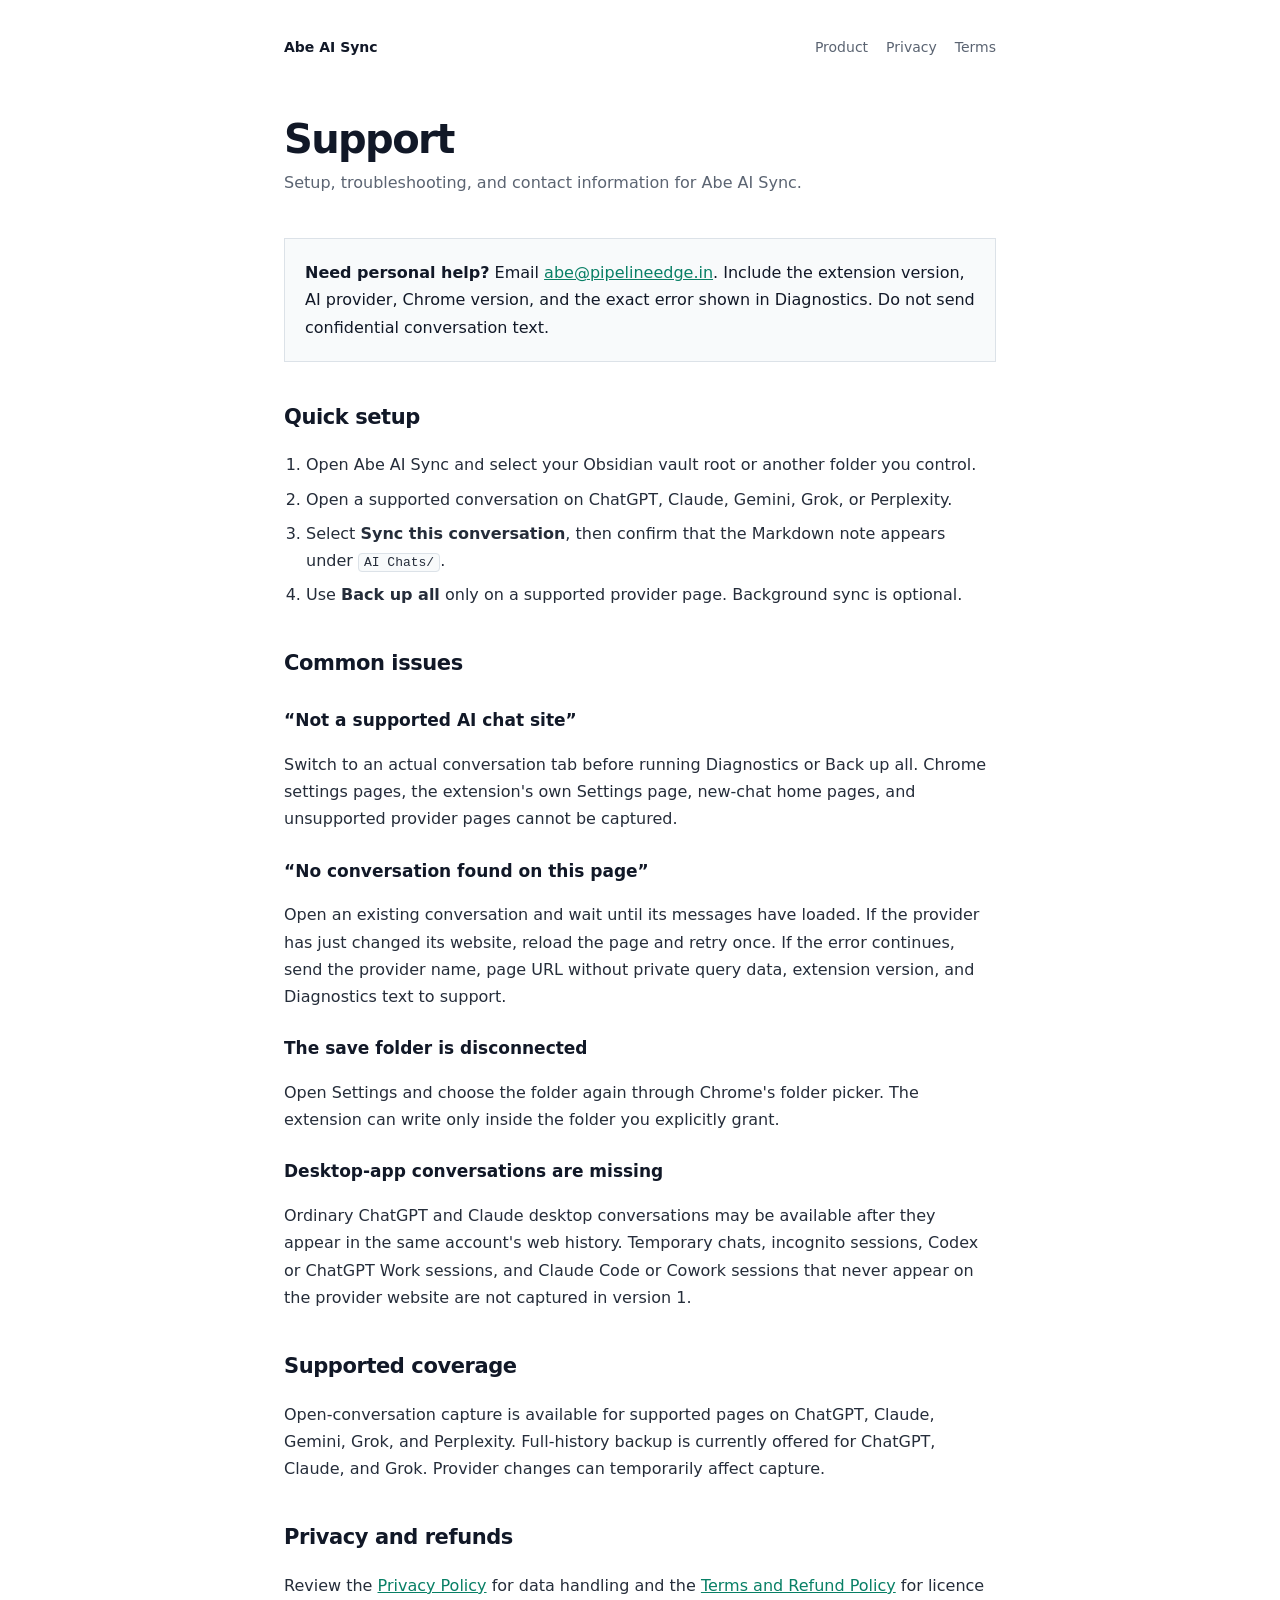
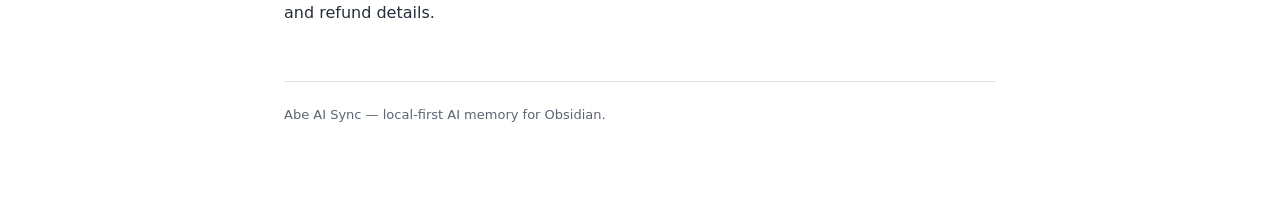
<file: support/index.html>
<!doctype html>
<html lang="en">
<head>
  <meta charset="utf-8">
  <meta name="viewport" content="width=device-width, initial-scale=1">
  <title>Support — Abe AI Sync</title>
  <meta name="description" content="Setup help, troubleshooting, and contact information for Abe AI Sync.">
  <style>
    :root{--ink:#111827;--muted:#5b6472;--line:#dce2e8;--paper:#f8fafb;--accent:#087f65}
    *{box-sizing:border-box}body{margin:0;color:var(--ink);font:16px/1.7 -apple-system,BlinkMacSystemFont,"Segoe UI",system-ui,sans-serif;-webkit-font-smoothing:antialiased}.wrap{max-width:760px;margin:0 auto;padding:36px 24px 90px}.topnav{display:flex;justify-content:space-between;align-items:center;margin-bottom:58px;font-size:14px}.topnav a{text-decoration:none;color:inherit}.links{display:flex;gap:18px}.links a{color:var(--muted)}h1{font-size:40px;line-height:1.08;letter-spacing:-.04em;margin:0 0 8px}.sub{color:var(--muted);margin:0 0 42px}.callout{background:var(--paper);border:1px solid var(--line);padding:20px;margin-bottom:34px}h2{font-size:21px;letter-spacing:-.02em;margin:38px 0 10px}h3{font-size:17px;margin:24px 0 7px}p,li{color:#252d3a}ol,ul{padding-left:22px}li{margin-bottom:7px}code{background:var(--paper);border:1px solid var(--line);padding:1px 5px;border-radius:4px;font:13px ui-monospace,SFMono-Regular,Menlo,monospace}a{color:var(--accent)}footer{margin-top:55px;padding-top:22px;border-top:1px solid var(--line);color:var(--muted);font-size:13px}
  </style>
</head>
<body>
  <main class="wrap">
    <nav class="topnav"><a href="../product/"><strong>Abe AI Sync</strong></a><div class="links"><a href="../product/">Product</a><a href="../">Privacy</a><a href="../terms/">Terms</a></div></nav>
    <h1>Support</h1>
    <p class="sub">Setup, troubleshooting, and contact information for Abe AI Sync.</p>

    <div class="callout"><strong>Need personal help?</strong> Email <a href="mailto:abe@pipelineedge.in?subject=Abe%20AI%20Sync%20support">abe@pipelineedge.in</a>. Include the extension version, AI provider, Chrome version, and the exact error shown in Diagnostics. Do not send confidential conversation text.</div>

    <h2>Quick setup</h2>
    <ol>
      <li>Open Abe AI Sync and select your Obsidian vault root or another folder you control.</li>
      <li>Open a supported conversation on ChatGPT, Claude, Gemini, Grok, or Perplexity.</li>
      <li>Select <strong>Sync this conversation</strong>, then confirm that the Markdown note appears under <code>AI Chats/</code>.</li>
      <li>Use <strong>Back up all</strong> only on a supported provider page. Background sync is optional.</li>
    </ol>

    <h2>Common issues</h2>
    <h3>“Not a supported AI chat site”</h3>
    <p>Switch to an actual conversation tab before running Diagnostics or Back up all. Chrome settings pages, the extension's own Settings page, new-chat home pages, and unsupported provider pages cannot be captured.</p>

    <h3>“No conversation found on this page”</h3>
    <p>Open an existing conversation and wait until its messages have loaded. If the provider has just changed its website, reload the page and retry once. If the error continues, send the provider name, page URL without private query data, extension version, and Diagnostics text to support.</p>

    <h3>The save folder is disconnected</h3>
    <p>Open Settings and choose the folder again through Chrome's folder picker. The extension can write only inside the folder you explicitly grant.</p>

    <h3>Desktop-app conversations are missing</h3>
    <p>Ordinary ChatGPT and Claude desktop conversations may be available after they appear in the same account's web history. Temporary chats, incognito sessions, Codex or ChatGPT Work sessions, and Claude Code or Cowork sessions that never appear on the provider website are not captured in version 1.</p>

    <h2>Supported coverage</h2>
    <p>Open-conversation capture is available for supported pages on ChatGPT, Claude, Gemini, Grok, and Perplexity. Full-history backup is currently offered for ChatGPT, Claude, and Grok. Provider changes can temporarily affect capture.</p>

    <h2>Privacy and refunds</h2>
    <p>Review the <a href="../">Privacy Policy</a> for data handling and the <a href="../terms/">Terms and Refund Policy</a> for licence and refund details.</p>

    <footer>Abe AI Sync — local-first AI memory for Obsidian.</footer>
  </main>
</body>
</html>
</file>
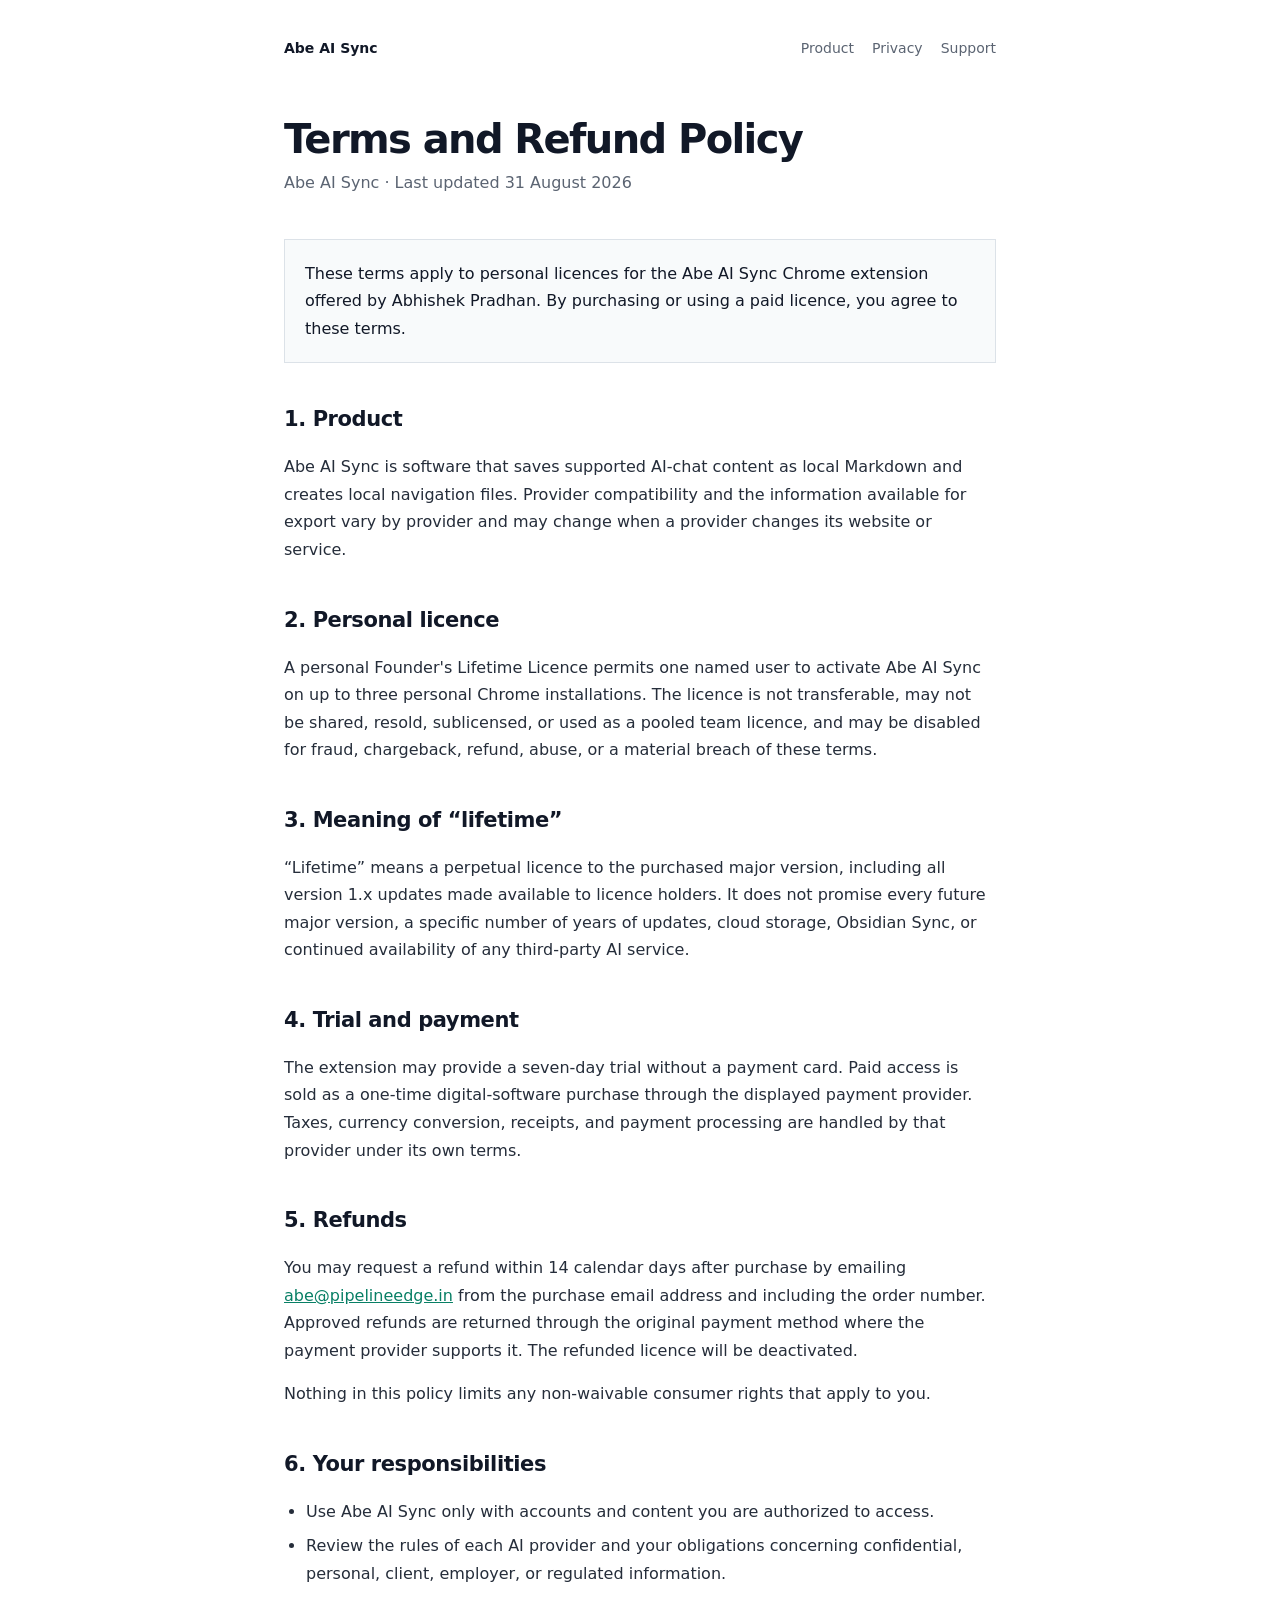
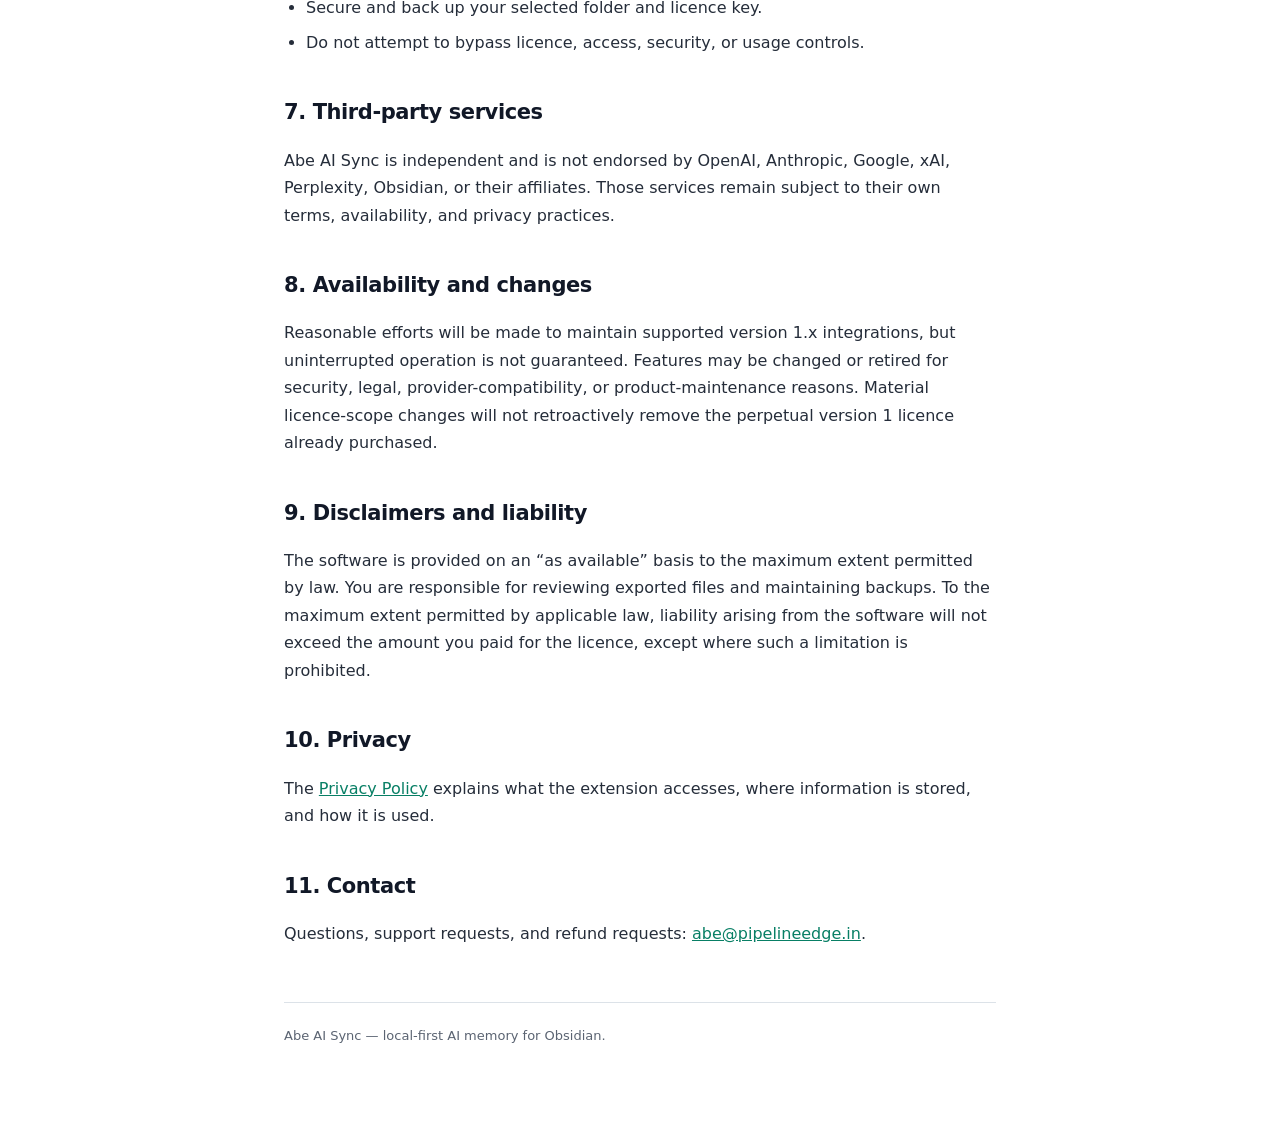
<file: terms/index.html>
<!doctype html>
<html lang="en">
<head>
  <meta charset="utf-8">
  <meta name="viewport" content="width=device-width, initial-scale=1">
  <title>Terms and Refund Policy — Abe AI Sync</title>
  <meta name="description" content="Terms, licence scope, and refund policy for Abe AI Sync.">
  <style>
    :root{--ink:#111827;--muted:#5b6472;--line:#dce2e8;--paper:#f8fafb;--accent:#087f65}
    *{box-sizing:border-box}body{margin:0;color:var(--ink);font:16px/1.72 -apple-system,BlinkMacSystemFont,"Segoe UI",system-ui,sans-serif;-webkit-font-smoothing:antialiased}.wrap{max-width:760px;margin:0 auto;padding:36px 24px 90px}.topnav{display:flex;justify-content:space-between;align-items:center;margin-bottom:58px;font-size:14px}.topnav a{text-decoration:none;color:inherit}.links{display:flex;gap:18px}.links a{color:var(--muted)}h1{font-size:40px;line-height:1.08;letter-spacing:-.04em;margin:0 0 8px}.sub{color:var(--muted);margin:0 0 42px}.callout{background:var(--paper);border:1px solid var(--line);padding:20px;margin-bottom:34px}h2{font-size:21px;letter-spacing:-.02em;margin:38px 0 10px}p,li{color:#252d3a}ul{padding-left:22px}li{margin-bottom:7px}a{color:var(--accent)}footer{margin-top:55px;padding-top:22px;border-top:1px solid var(--line);color:var(--muted);font-size:13px}
  </style>
</head>
<body>
  <main class="wrap">
    <nav class="topnav"><a href="../product/"><strong>Abe AI Sync</strong></a><div class="links"><a href="../product/">Product</a><a href="../">Privacy</a><a href="../support/">Support</a></div></nav>
    <h1>Terms and Refund Policy</h1>
    <p class="sub">Abe AI Sync · Last updated 31 August 2026</p>
    <div class="callout">These terms apply to personal licences for the Abe AI Sync Chrome extension offered by Abhishek Pradhan. By purchasing or using a paid licence, you agree to these terms.</div>

    <h2>1. Product</h2>
    <p>Abe AI Sync is software that saves supported AI-chat content as local Markdown and creates local navigation files. Provider compatibility and the information available for export vary by provider and may change when a provider changes its website or service.</p>

    <h2>2. Personal licence</h2>
    <p>A personal Founder's Lifetime Licence permits one named user to activate Abe AI Sync on up to three personal Chrome installations. The licence is not transferable, may not be shared, resold, sublicensed, or used as a pooled team licence, and may be disabled for fraud, chargeback, refund, abuse, or a material breach of these terms.</p>

    <h2>3. Meaning of “lifetime”</h2>
    <p>“Lifetime” means a perpetual licence to the purchased major version, including all version 1.x updates made available to licence holders. It does not promise every future major version, a specific number of years of updates, cloud storage, Obsidian Sync, or continued availability of any third-party AI service.</p>

    <h2>4. Trial and payment</h2>
    <p>The extension may provide a seven-day trial without a payment card. Paid access is sold as a one-time digital-software purchase through the displayed payment provider. Taxes, currency conversion, receipts, and payment processing are handled by that provider under its own terms.</p>

    <h2>5. Refunds</h2>
    <p>You may request a refund within 14 calendar days after purchase by emailing <a href="mailto:abe@pipelineedge.in">abe@pipelineedge.in</a> from the purchase email address and including the order number. Approved refunds are returned through the original payment method where the payment provider supports it. The refunded licence will be deactivated.</p>
    <p>Nothing in this policy limits any non-waivable consumer rights that apply to you.</p>

    <h2>6. Your responsibilities</h2>
    <ul>
      <li>Use Abe AI Sync only with accounts and content you are authorized to access.</li>
      <li>Review the rules of each AI provider and your obligations concerning confidential, personal, client, employer, or regulated information.</li>
      <li>Secure and back up your selected folder and licence key.</li>
      <li>Do not attempt to bypass licence, access, security, or usage controls.</li>
    </ul>

    <h2>7. Third-party services</h2>
    <p>Abe AI Sync is independent and is not endorsed by OpenAI, Anthropic, Google, xAI, Perplexity, Obsidian, or their affiliates. Those services remain subject to their own terms, availability, and privacy practices.</p>

    <h2>8. Availability and changes</h2>
    <p>Reasonable efforts will be made to maintain supported version 1.x integrations, but uninterrupted operation is not guaranteed. Features may be changed or retired for security, legal, provider-compatibility, or product-maintenance reasons. Material licence-scope changes will not retroactively remove the perpetual version 1 licence already purchased.</p>

    <h2>9. Disclaimers and liability</h2>
    <p>The software is provided on an “as available” basis to the maximum extent permitted by law. You are responsible for reviewing exported files and maintaining backups. To the maximum extent permitted by applicable law, liability arising from the software will not exceed the amount you paid for the licence, except where such a limitation is prohibited.</p>

    <h2>10. Privacy</h2>
    <p>The <a href="../">Privacy Policy</a> explains what the extension accesses, where information is stored, and how it is used.</p>

    <h2>11. Contact</h2>
    <p>Questions, support requests, and refund requests: <a href="mailto:abe@pipelineedge.in">abe@pipelineedge.in</a>.</p>

    <footer>Abe AI Sync — local-first AI memory for Obsidian.</footer>
  </main>
</body>
</html>
</file>
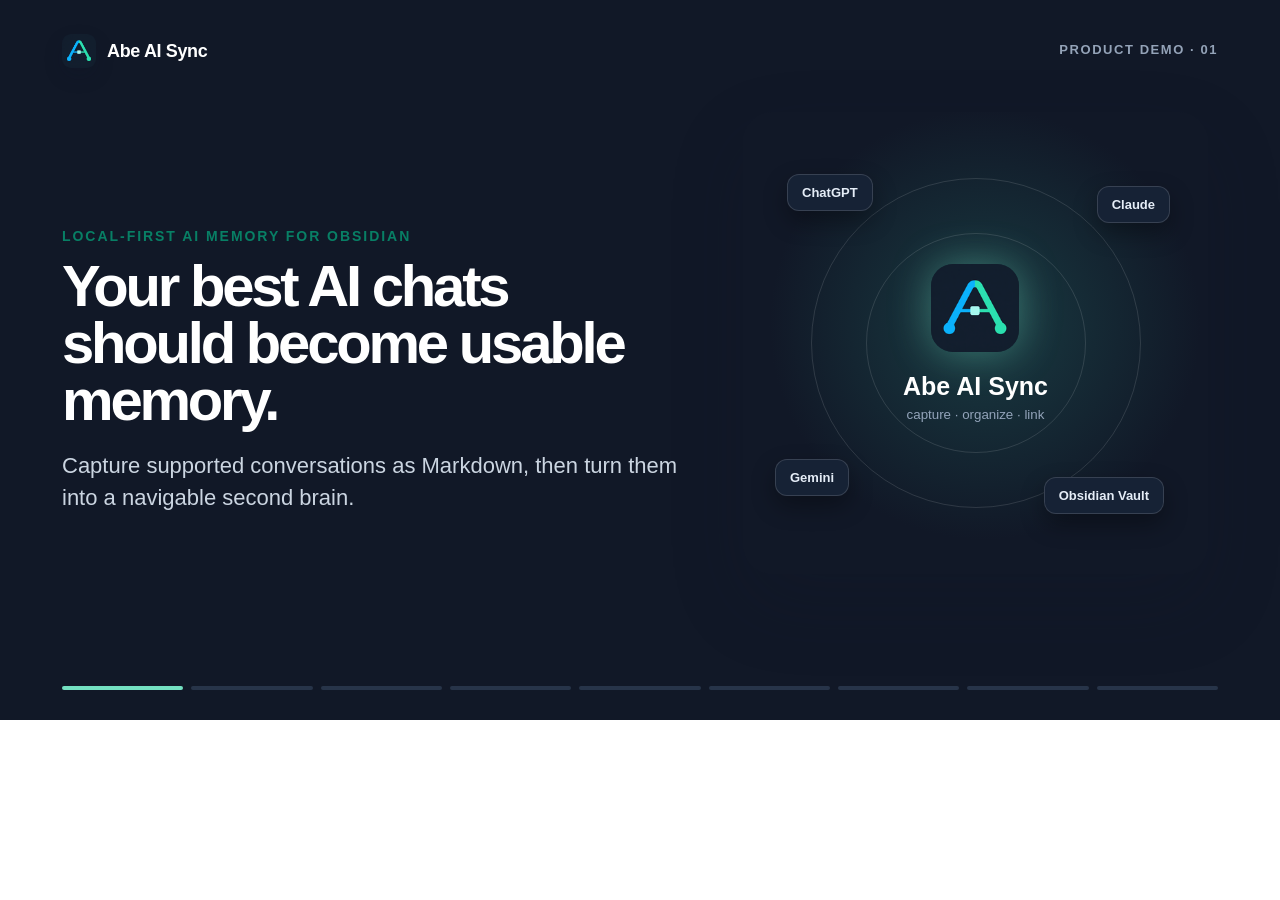
<file: demo/frames.html>
<!doctype html>
<html lang="en">
<head>
  <meta charset="utf-8">
  <meta name="viewport" content="width=1280, initial-scale=1">
  <title>Abe AI Sync — Demo frames</title>
  <link rel="icon" href="../assets/icon-128.png">
  <style>
    :root{--ink:#101828;--muted:#667085;--line:#e5e7eb;--paper:#f7f8fa;--night:#111827;--night2:#1b2433;--mint:#74e0c1;--teal:#087f65;--blue:#5b8def;--amber:#f5b94c;--violet:#9b7cff}
    *{box-sizing:border-box}html,body{margin:0;width:1280px;height:720px;overflow:hidden}body{font-family:-apple-system,BlinkMacSystemFont,"Segoe UI",Inter,Arial,sans-serif;background:#fff;color:var(--ink);-webkit-font-smoothing:antialiased}.slide{display:none;position:relative;width:1280px;height:720px;padding:52px 62px;background:#fff}.slide.active{display:flex}.brand{position:absolute;top:34px;left:62px;display:flex;align-items:center;gap:11px;font-size:18px;font-weight:750;letter-spacing:-.02em}.brand img{width:34px;height:34px;border-radius:9px;box-shadow:0 8px 20px #10182824}.scene{position:absolute;top:42px;right:62px;color:var(--muted);font-size:13px;font-weight:700;letter-spacing:.12em;text-transform:uppercase}.progress{position:absolute;bottom:30px;left:62px;right:62px;display:grid;grid-template-columns:repeat(9,1fr);gap:8px}.progress span{height:4px;border-radius:99px;background:#e7eaf0}.progress span.on{background:var(--teal)}.eyebrow{margin:0 0 14px;color:var(--teal);font-size:14px;font-weight:800;letter-spacing:.14em;text-transform:uppercase}.headline{margin:0;font-size:58px;line-height:.98;letter-spacing:-.055em}.subhead{margin:22px 0 0;color:#475467;font-size:22px;line-height:1.45;max-width:700px}.pill{display:inline-flex;align-items:center;gap:8px;padding:8px 12px;border:1px solid var(--line);border-radius:999px;background:#fff;color:#344054;font-size:13px;font-weight:700}.dot{width:8px;height:8px;border-radius:50%;background:var(--teal)}.dark{background:var(--night);color:#fff}.dark .subhead{color:#cbd5e1}.dark .brand{color:#fff}.dark .scene{color:#94a3b8}.dark .progress span{background:#273449}.dark .progress span.on{background:var(--mint)}

    .s1{align-items:center}.s1 .copy{width:54%;padding-top:22px}.s1 .visual{position:absolute;right:72px;top:112px;width:465px;height:462px;border-radius:30px;background:radial-gradient(circle at 52% 46%,#193b42 0,#111827 62%);box-shadow:0 30px 75px #0f172a2b;display:flex;align-items:center;justify-content:center}.orbit{position:absolute;width:330px;height:330px;border:1px solid #ffffff1f;border-radius:50%}.orbit.o2{width:220px;height:220px}.core{z-index:2;text-align:center}.core img{width:88px;height:88px;border-radius:22px;box-shadow:0 0 40px #74e0c166}.core strong{display:block;margin-top:16px;font-size:25px}.core small{display:block;margin-top:6px;color:#93a4ba}.node{position:absolute;z-index:3;padding:10px 14px;border:1px solid #ffffff24;border-radius:12px;background:#162235;color:#e5edf7;font-size:13px;font-weight:700;box-shadow:0 10px 25px #0005}.n1{top:62px;left:44px}.n2{top:74px;right:38px}.n3{bottom:78px;left:32px}.n4{bottom:60px;right:44px}

    .s2{align-items:center}.s2 .left{width:46%;padding-top:24px}.provider-stack{position:absolute;right:72px;top:118px;width:540px;display:grid;gap:14px}.provider-card{display:flex;align-items:center;gap:16px;padding:18px 20px;border:1px solid var(--line);border-radius:16px;background:#fff;box-shadow:0 10px 30px #1018280c}.provider-logo{display:grid;place-items:center;width:44px;height:44px;border-radius:12px;background:var(--paper);font-size:18px;font-weight:850}.provider-card strong{font-size:17px}.provider-card span{margin-left:auto;color:var(--teal);font-size:13px;font-weight:750}.provider-card small{display:block;margin-top:3px;color:var(--muted);font-size:13px}.provider-strip{display:flex;gap:10px;margin-top:26px;flex-wrap:wrap}

    .s3{padding-top:96px}.chat-window{position:absolute;left:62px;top:104px;width:690px;height:500px;border:1px solid #d0d5dd;border-radius:20px;background:#fff;box-shadow:0 24px 65px #10182818;overflow:hidden}.chat-top{height:58px;padding:0 20px;display:flex;align-items:center;border-bottom:1px solid var(--line);font-weight:750}.chat-body{padding:30px 40px}.bubble{max-width:520px;padding:15px 17px;border-radius:16px;margin-bottom:18px;font-size:15px;line-height:1.45}.bubble.user{margin-left:auto;background:#edf4ff}.bubble.ai{background:#f6f7f9}.popup{position:absolute;right:62px;top:116px;width:400px;height:474px;padding:24px;border-radius:20px;background:#0f141d;color:#fff;box-shadow:0 28px 70px #1018284a}.popup-head{display:flex;align-items:center;gap:12px;font-size:20px;font-weight:800}.popup-head img{width:38px;height:38px;border-radius:10px}.status{margin-top:22px;padding:13px 14px;border-radius:10px;background:#0f3d2b;color:#64e3a3;font-size:14px}.status + .status{margin-top:10px}.primary-btn{margin-top:20px;padding:16px;border-radius:11px;background:#69a3ff;text-align:center;font-weight:800}.secondary-row{display:grid;grid-template-columns:1fr 1fr;gap:10px;margin-top:10px}.secondary-row div{padding:13px;border-radius:10px;background:#202735;text-align:center;color:#d0d5dd}.popup-foot{margin-top:24px;color:#94a3b8;font-size:13px;line-height:1.5}.tap{position:absolute;right:208px;top:406px;width:58px;height:58px;border:3px solid #fff;border-radius:50%;box-shadow:0 0 0 5px #5b8def66;animation:none}

    .s4{align-items:center}.s4 .left{width:40%;padding-top:24px}.editor{position:absolute;right:62px;top:96px;width:650px;height:516px;border-radius:20px;background:#10141c;color:#d9e2ee;box-shadow:0 28px 70px #10182835;overflow:hidden}.editor-bar{height:54px;display:flex;align-items:center;gap:9px;padding:0 18px;background:#171d27;border-bottom:1px solid #2a3342}.editor-bar i{width:10px;height:10px;border-radius:50%;background:#ef6b63}.editor-bar i:nth-child(2){background:#f4be4f}.editor-bar i:nth-child(3){background:#62c554}.editor-bar span{margin-left:12px;color:#a9b4c3;font-size:13px}.code{padding:24px 30px;font:14px/1.58 ui-monospace,SFMono-Regular,Menlo,monospace}.code .key{color:#72d3b3}.code .value{color:#e8be79}.code .md{color:#8fb7ff}.checklist{margin-top:28px;display:grid;gap:11px}.check{display:flex;gap:11px;color:#475467}.check b{color:var(--teal)}

    .s5{align-items:center}.memory{position:absolute;left:62px;top:104px;width:770px;height:500px;border:1px solid #d0d5dd;border-radius:22px;background:#fff;box-shadow:0 25px 70px #10182816;overflow:hidden}.memory-side{position:absolute;inset:0 auto 0 0;width:190px;padding:24px;background:#121924;color:#cbd5e1}.memory-side strong{display:block;color:#fff;font-size:17px;margin-bottom:30px}.memory-side span{display:block;padding:9px 0;font-size:13px}.memory-main{margin-left:190px;padding:32px}.memory-main h3{font-size:28px;margin:0 0 6px}.memory-main p{margin:0;color:var(--muted);font-size:13px}.metrics{display:grid;grid-template-columns:repeat(3,1fr);gap:12px;margin-top:24px}.metric{padding:18px;border:1px solid var(--line);border-radius:12px;background:#fafbfc}.metric b{display:block;font-size:26px}.metric small{color:var(--muted)}.recent{margin-top:22px}.recent-row{display:flex;align-items:center;padding:13px 0;border-bottom:1px solid var(--line);font-size:13px}.recent-row b{width:200px}.recent-row span{margin-left:auto;color:var(--muted)}.s5 .right-copy{position:absolute;right:62px;top:176px;width:330px}.s5 .right-copy .headline{font-size:44px}

    .s6{align-items:center}.s6 .copy{width:38%;padding-top:20px}.graph{position:absolute;right:60px;top:90px;width:690px;height:535px;border-radius:28px;background:radial-gradient(circle at 50% 44%,#23404b 0,#111827 66%);box-shadow:0 30px 70px #10182830}.edge{position:absolute;height:2px;background:#74e0c15e;transform-origin:left center}.edge.e1{width:185px;left:240px;top:246px;transform:rotate(-28deg)}.edge.e2{width:195px;left:240px;top:248px;transform:rotate(29deg)}.edge.e3{width:178px;left:365px;top:164px;transform:rotate(52deg)}.edge.e4{width:175px;left:365px;top:340px;transform:rotate(-50deg)}.g-node{position:absolute;display:grid;place-items:center;width:150px;height:66px;border:1px solid #ffffff2e;border-radius:14px;background:#182737;color:#eaf1f7;font-size:14px;font-weight:750;text-align:center;box-shadow:0 14px 28px #0004}.g-node small{display:block;color:#94a3b8;font-weight:500}.g-center{left:215px;top:214px;width:190px;height:78px;background:#163c37;border-color:#74e0c173}.g-a{left:390px;top:86px}.g-b{left:420px;top:350px}.g-c{left:56px;top:115px}.g-d{left:52px;top:356px}.g-e{right:24px;top:218px}

    .s7{align-items:center}.shield{position:absolute;right:100px;top:128px;width:420px;height:420px;border-radius:50%;background:radial-gradient(circle,#143d37 0,#111827 67%);display:grid;place-items:center}.shield-ring{position:absolute;width:300px;height:300px;border:1px solid #74e0c140;border-radius:50%}.shield img{width:98px;height:98px;border-radius:24px;box-shadow:0 0 55px #74e0c16e}.lock{position:absolute;bottom:93px;padding:10px 16px;border:1px solid #74e0c16e;border-radius:999px;background:#112e2b;color:#78e4c6;font-size:13px;font-weight:800}.privacy-list{margin-top:28px;display:grid;gap:14px}.privacy-item{display:flex;align-items:center;gap:13px;color:#cbd5e1}.privacy-item b{display:grid;place-items:center;width:28px;height:28px;border-radius:50%;background:#123e33;color:#79e4c4}.s7 .copy{width:52%;padding-top:20px}

    .s8{align-items:center}.s8 .left{width:47%;padding-top:20px}.boundary{position:absolute;right:62px;top:112px;width:520px}.coverage{padding:24px;border:1px solid var(--line);border-radius:18px;background:#fff;box-shadow:0 20px 50px #1018280e}.coverage + .coverage{margin-top:18px}.coverage h3{margin:0 0 14px;font-size:19px}.coverage ul{margin:0;padding:0;list-style:none;display:grid;gap:11px}.coverage li{display:flex;gap:10px;color:#475467;font-size:14px}.coverage .yes{color:var(--teal);font-weight:900}.coverage .no{color:#e05252;font-weight:900}.offer{margin-top:24px;display:flex;gap:12px}.offer .pill{padding:10px 14px}

    .s9{align-items:center;justify-content:center;text-align:center}.s9 .center{margin-top:-10px}.s9 .hero-icon{width:100px;height:100px;border-radius:25px;box-shadow:0 20px 45px #1018282f}.s9 .headline{margin-top:26px;font-size:61px}.s9 .subhead{margin:18px auto 0;max-width:760px}.url{display:inline-block;margin-top:28px;padding:14px 19px;border:1px solid #d0d5dd;border-radius:11px;background:#fff;color:#101828;font:700 17px ui-monospace,SFMono-Regular,Menlo,monospace}.review-note{margin-top:18px;color:#94a3b8;font-size:13px}
  </style>
</head>
<body>
  <section class="slide s1 dark" data-slide="1">
    <div class="brand"><img src="../assets/icon-128.png" alt="">Abe AI Sync</div><div class="scene">Product demo · 01</div>
    <div class="copy"><p class="eyebrow">Local-first AI memory for Obsidian</p><h1 class="headline">Your best AI chats should become usable memory.</h1><p class="subhead">Capture supported conversations as Markdown, then turn them into a navigable second brain.</p></div>
    <div class="visual"><div class="orbit"></div><div class="orbit o2"></div><div class="core"><img src="../assets/icon-128.png" alt=""><strong>Abe AI Sync</strong><small>capture · organize · link</small></div><div class="node n1">ChatGPT</div><div class="node n2">Claude</div><div class="node n3">Gemini</div><div class="node n4">Obsidian Vault</div></div>
    <div class="progress"></div>
  </section>

  <section class="slide s2" data-slide="2">
    <div class="brand"><img src="../assets/icon-128.png" alt="">Abe AI Sync</div><div class="scene">The problem · 02</div>
    <div class="left"><p class="eyebrow">Useful thinking gets buried</p><h1 class="headline">AI histories are scattered. Your knowledge should not be.</h1><p class="subhead">Research, decisions, drafts, and reusable prompts disappear into separate provider histories.</p><div class="provider-strip"><span class="pill"><i class="dot"></i>Supported web conversations</span><span class="pill">No copy-paste workflow</span></div></div>
    <div class="provider-stack"><div class="provider-card"><div class="provider-logo">C</div><div><strong>ChatGPT</strong><small>Product launch plan</small></div><span>18 messages</span></div><div class="provider-card"><div class="provider-logo">A</div><div><strong>Claude</strong><small>Research synthesis</small></div><span>32 messages</span></div><div class="provider-card"><div class="provider-logo">G</div><div><strong>Gemini</strong><small>Market notes</small></div><span>11 messages</span></div><div class="provider-card"><div class="provider-logo">X</div><div><strong>Grok</strong><small>Competitive scan</small></div><span>21 messages</span></div></div>
    <div class="progress"></div>
  </section>

  <section class="slide s3" data-slide="3">
    <div class="brand"><img src="../assets/icon-128.png" alt="">Abe AI Sync</div><div class="scene">Capture · 03</div>
    <div class="chat-window"><div class="chat-top">ChatGPT · Product launch plan</div><div class="chat-body"><div class="bubble user">Turn these launch notes into a focused 30-day plan.</div><div class="bubble ai">Here is a staged plan covering positioning, beta validation, Store readiness, and launch distribution…</div><div class="bubble user">Add clear decision points and success metrics.</div></div></div>
    <div class="popup"><div class="popup-head"><img src="../assets/icon-128.png" alt="">Abe AI Sync</div><div class="status">● Vault connected → AI Chats/</div><div class="status">● Memory Home ready · 51 chats</div><div class="primary-btn">Sync this conversation</div><div class="secondary-row"><div>Back up all</div><div>Diagnostics</div></div><div class="popup-foot">Open a supported conversation, then save it in one click. Optional background sync handles supported conversations in open tabs.</div></div><div class="tap"></div>
    <div class="progress"></div>
  </section>

  <section class="slide s4" data-slide="4">
    <div class="brand"><img src="../assets/icon-128.png" alt="">Abe AI Sync</div><div class="scene">Local Markdown · 04</div>
    <div class="left"><p class="eyebrow">Portable by default</p><h1 class="headline">A readable Markdown note lands in your vault.</h1><p class="subhead">Titles, messages, timestamps, source links, citations, and supported files are preserved when available.</p><div class="checklist"><div class="check"><b>✓</b> Opens in Obsidian or any text editor</div><div class="check"><b>✓</b> Stable filenames and source metadata</div><div class="check"><b>✓</b> Unchanged chats are not rewritten</div></div></div>
    <div class="editor"><div class="editor-bar"><i></i><i></i><i></i><span>AI Chats/chatgpt/product-launch-plan.md</span></div><div class="code"><span class="key">---</span><br><span class="key">title:</span> <span class="value">"Product launch plan"</span><br><span class="key">provider:</span> <span class="value">chatgpt</span><br><span class="key">source:</span> <span class="value">https://chatgpt.com/c/…</span><br><span class="key">topics:</span> <span class="value">[launch, positioning, beta]</span><br><span class="key">---</span><br><br><span class="md"># Product launch plan</span><br><br><strong>Me</strong><br>Turn these launch notes into a focused 30-day plan.<br><br><strong>Assistant</strong><br>Here is a staged plan covering positioning, beta validation, Store readiness, and launch distribution…<br><br><span class="md">## Related topics</span><br>[[Launch]] · [[Product strategy]] · [[Beta testing]]</div></div>
    <div class="progress"></div>
  </section>

  <section class="slide s5" data-slide="5">
    <div class="brand"><img src="../assets/icon-128.png" alt="">Abe AI Sync</div><div class="scene">Memory Home · 05</div>
    <div class="memory"><div class="memory-side"><strong>Obsidian Vault</strong><span>⌂ AI Memory Home</span><span>◇ Topic hubs</span><span>▱ ChatGPT</span><span>▱ Claude</span><span>▱ Gemini</span></div><div class="memory-main"><h3>AI Memory Home</h3><p>Generated locally by Abe AI Sync</p><div class="metrics"><div class="metric"><b>51</b><small>saved chats</small></div><div class="metric"><b>14</b><small>topic hubs</small></div><div class="metric"><b>5</b><small>providers</small></div></div><div class="recent"><div class="recent-row"><b>Product launch plan</b><small>[[Launch]] · [[Beta]]</small><span>ChatGPT</span></div><div class="recent-row"><b>Research synthesis</b><small>[[Research]] · [[AI]]</small><span>Claude</span></div><div class="recent-row"><b>Market notes</b><small>[[Market]] · [[Strategy]]</small><span>Gemini</span></div></div></div></div>
    <div class="right-copy"><p class="eyebrow">Automatic navigation</p><h1 class="headline">One home for everything worth keeping.</h1><p class="subhead">Recent conversations, providers, and topic counts stay visible in a locally generated index.</p></div>
    <div class="progress"></div>
  </section>

  <section class="slide s6 dark" data-slide="6">
    <div class="brand"><img src="../assets/icon-128.png" alt="">Abe AI Sync</div><div class="scene">Backlinks · 06</div>
    <div class="copy"><p class="eyebrow">From archive to second brain</p><h1 class="headline">Topic hubs connect related conversations automatically.</h1><p class="subhead">Obsidian-compatible wikilinks make ideas discoverable across providers and projects.</p></div>
    <div class="graph"><div class="edge e1"></div><div class="edge e2"></div><div class="edge e3"></div><div class="edge e4"></div><div class="g-node g-center">[[Product strategy]]<small>12 linked notes</small></div><div class="g-node g-a">Launch plan<small>ChatGPT</small></div><div class="g-node g-b">Market research<small>Gemini</small></div><div class="g-node g-c">Beta findings<small>Claude</small></div><div class="g-node g-d">Competitor scan<small>Grok</small></div><div class="g-node g-e">Customer themes<small>Perplexity</small></div></div>
    <div class="progress"></div>
  </section>

  <section class="slide s7 dark" data-slide="7">
    <div class="brand"><img src="../assets/icon-128.png" alt="">Abe AI Sync</div><div class="scene">Local-first · 07</div>
    <div class="copy"><p class="eyebrow">Designed for ownership</p><h1 class="headline">Your chat content stays in the folder you choose.</h1><p class="subhead">Abe AI Sync does not operate a chat-content cloud, load remote code, or include advertising analytics.</p><div class="privacy-list"><div class="privacy-item"><b>✓</b> Chrome's folder picker controls access</div><div class="privacy-item"><b>✓</b> Ordinary Markdown remains portable</div><div class="privacy-item"><b>✓</b> Same-provider requests use the signed-in browser session</div></div></div>
    <div class="shield"><div class="shield-ring"></div><img src="../assets/icon-128.png" alt=""><div class="lock">LOCAL VAULT</div></div>
    <div class="progress"></div>
  </section>

  <section class="slide s8" data-slide="8">
    <div class="brand"><img src="../assets/icon-128.png" alt="">Abe AI Sync</div><div class="scene">Coverage & offer · 08</div>
    <div class="left"><p class="eyebrow">Clear coverage, honest boundaries</p><h1 class="headline">Built for supported web-visible conversations.</h1><p class="subhead">Provider changes can affect capture. Version 1 does not claim access to temporary, incognito, or desktop-only sessions that never reach web history.</p><div class="offer"><span class="pill"><i class="dot"></i>7-day trial</span><span class="pill">$29 one-time founder licence</span><span class="pill">All 1.x updates</span></div></div>
    <div class="boundary"><div class="coverage"><h3>Supported in version 1</h3><ul><li><span class="yes">✓</span> Open-conversation capture on five supported providers</li><li><span class="yes">✓</span> Full-history backup on ChatGPT, Claude, and Grok</li><li><span class="yes">✓</span> Local Memory Home, topic hubs, and backlinks</li></ul></div><div class="coverage"><h3>Not captured</h3><ul><li><span class="no">×</span> Temporary or incognito conversations</li><li><span class="no">×</span> Codex, ChatGPT Work, Claude Code, or Cowork sessions that never appear on the provider website</li></ul></div></div>
    <div class="progress"></div>
  </section>

  <section class="slide s9 dark" data-slide="9">
    <div class="brand"><img src="../assets/icon-128.png" alt="">Abe AI Sync</div><div class="scene">Learn more · 09</div>
    <div class="center"><img class="hero-icon" src="../assets/icon-128.png" alt=""><h1 class="headline">Turn scattered AI chats into memory you own.</h1><p class="subhead">Abe AI Sync · Local-first AI memory for Obsidian</p><div class="url">abhishekpradhan0007.github.io/ai-chat-sync/product/</div><div class="review-note">Chrome Web Store draft · Lemon Squeezy onboarding in progress</div></div>
    <div class="progress"></div>
  </section>

  <script>
    const requested = Math.min(9, Math.max(1, Number(new URLSearchParams(location.search).get('slide') || 1)));
    document.querySelectorAll('.slide').forEach((slide) => {
      const n = Number(slide.dataset.slide);
      slide.classList.toggle('active', n === requested);
      const bar = slide.querySelector('.progress');
      for (let i = 1; i <= 9; i += 1) {
        const segment = document.createElement('span');
        if (i <= n) segment.className = 'on';
        bar.appendChild(segment);
      }
    });
  </script>
</body>
</html>
</file>
<file: product/styles.css>
:root{
  --ink:#111827;--muted:#586173;--line:#dce2e8;--paper:#f8fafb;--white:#fff;
  --navy:#111b2c;--navy-2:#1d2a3d;--blue:#6aa8ff;--mint:#49dfb4;--mint-dark:#087f65;
  --shadow:0 26px 80px rgba(17,24,39,.12);--max:1160px
}
*{box-sizing:border-box}
html{scroll-behavior:smooth}
body{margin:0;background:var(--white);color:var(--ink);font:16px/1.6 -apple-system,BlinkMacSystemFont,"Segoe UI",Inter,system-ui,sans-serif;-webkit-font-smoothing:antialiased}
a{color:inherit}
.site-header{max-width:var(--max);margin:0 auto;padding:24px 28px;display:flex;align-items:center;justify-content:space-between}
.brand{display:flex;align-items:center;gap:11px;text-decoration:none;font-weight:760;letter-spacing:-.02em}
.brand img{border-radius:10px;box-shadow:0 6px 18px rgba(17,27,44,.16)}
nav{display:flex;gap:26px;font-size:14px;color:var(--muted)}
nav a{text-decoration:none}nav a:hover{color:var(--ink)}
main{overflow:hidden}
.hero{max-width:var(--max);margin:0 auto;padding:74px 28px 92px;display:grid;grid-template-columns:1.02fr .98fr;gap:70px;align-items:center}
.eyebrow{margin:0 0 14px;color:var(--mint-dark);font-size:12px;font-weight:800;letter-spacing:.12em;text-transform:uppercase}
h1,h2,h3,p{margin-top:0}
h1{max-width:700px;margin-bottom:22px;font-size:clamp(3.1rem,5.7vw,5.6rem);line-height:.98;letter-spacing:-.065em;font-weight:780}
.hero-lede{max-width:660px;margin-bottom:30px;color:var(--muted);font-size:20px;line-height:1.6}
.hero-actions{display:flex;gap:12px;flex-wrap:wrap}
.button{display:inline-flex;align-items:center;justify-content:center;min-height:48px;padding:0 20px;border:1px solid transparent;text-decoration:none;font-size:14px;font-weight:720;transition:transform .18s ease,box-shadow .18s ease,background .18s ease}
.button:hover{transform:translateY(-2px)}
.button.primary{background:var(--ink);color:white;box-shadow:0 12px 24px rgba(17,24,39,.15)}
.button.primary:hover{background:#263044}
.button.secondary{border-color:var(--line);background:white;color:var(--ink)}
.button.full{width:100%}
.trust-list{display:flex;gap:22px;flex-wrap:wrap;padding:0;margin:26px 0 0;list-style:none;color:var(--muted);font-size:13px}
.trust-list li::before{content:"✓";color:var(--mint-dark);font-weight:900;margin-right:7px}
.product-visual{position:relative;min-height:510px;padding:46px 28px;background:linear-gradient(145deg,var(--navy),#0e1421);color:white;box-shadow:var(--shadow);display:grid;grid-template-columns:1fr auto 1.15fr;gap:18px;align-items:center}
.product-visual::before{content:"";position:absolute;inset:0;background:radial-gradient(circle at 82% 16%,rgba(73,223,180,.22),transparent 33%),radial-gradient(circle at 10% 90%,rgba(106,168,255,.2),transparent 38%);pointer-events:none}
.source-column,.sync-node,.vault-card{position:relative;z-index:1}
.source-column{display:grid;gap:12px}
.source-card{padding:14px;background:rgba(255,255,255,.08);border:1px solid rgba(255,255,255,.11);display:grid;grid-template-columns:auto 1fr;column-gap:9px;align-items:center}
.source-card small{grid-column:2;color:#aeb9ca;font-size:11px;white-space:nowrap;overflow:hidden;text-overflow:ellipsis}
.source-dot{width:9px;height:9px;border-radius:50%;grid-row:1/3}.blue{background:var(--blue)}.amber{background:#ffc15a}.violet{background:#bd8cff}
.sync-node{display:flex;flex-direction:column;align-items:center;text-align:center;gap:6px}
.sync-node::before,.sync-node::after{content:"";position:absolute;top:27px;width:22px;height:1px;background:rgba(255,255,255,.28)}
.sync-node::before{right:100%;margin-right:7px}.sync-node::after{left:100%;margin-left:7px}
.sync-node img{border-radius:15px}.sync-node strong{font-size:12px}.sync-node small{color:#99a6ba;font-size:9px;white-space:nowrap}
.vault-card{padding:18px;background:#f9fbfd;color:var(--ink);box-shadow:0 20px 48px rgba(0,0,0,.25)}
.vault-head{display:flex;justify-content:space-between;align-items:center;padding-bottom:13px;border-bottom:1px solid var(--line);font-size:12px;font-weight:750}
.live-dot{width:8px;height:8px;background:var(--mint);border-radius:50%;box-shadow:0 0 0 4px rgba(73,223,180,.15)}
.note{display:flex;justify-content:space-between;gap:10px;padding:13px 0;border-bottom:1px solid var(--line);font-size:11px}.note:last-child{border:0}.note small{color:var(--muted);text-align:right}.note.featured{display:block;padding:16px 14px;margin:14px 0 2px;border:0;background:#eaf8f4}.note.featured small{display:block;text-align:left;margin-top:3px}
.proof-strip{max-width:var(--max);margin:0 auto 80px;padding:21px 28px;border-top:1px solid var(--line);border-bottom:1px solid var(--line);display:flex;gap:32px;align-items:center;justify-content:space-between;color:#30394a;font-size:14px}.proof-strip>span{color:var(--muted)}.proof-strip small{color:var(--mint-dark);font-weight:700}
.problem-section{max-width:var(--max);margin:0 auto;padding:70px 28px 100px;display:grid;grid-template-columns:1.1fr .9fr;gap:110px;align-items:end}.problem-section h2,.section-heading h2,.pricing-copy h2,.closing h2{font-size:clamp(2.3rem,4vw,4.3rem);line-height:1.05;letter-spacing:-.055em;margin-bottom:0}.problem-section>p{color:var(--muted);font-size:19px;margin-bottom:5px}
.section{padding:110px max(28px,calc((100vw - var(--max))/2 + 28px))}.section-heading{max-width:720px;margin-bottom:58px}
.steps{list-style:none;padding:0;margin:0;display:grid;grid-template-columns:repeat(3,1fr);border-top:1px solid var(--line)}
.steps li{padding:28px 34px 0 0;border-right:1px solid var(--line);min-height:230px}.steps li+li{padding-left:34px}.steps li:last-child{border:0}.steps span{color:var(--mint-dark);font-size:12px;font-weight:800}.steps h3{margin:36px 0 10px;font-size:20px}.steps p,.feature-grid p{color:var(--muted);font-size:15px}
.feature-section{background:var(--paper)}
.feature-grid{display:grid;grid-template-columns:repeat(3,1fr);gap:1px;background:var(--line);border:1px solid var(--line)}
.feature-grid article{background:white;padding:34px;min-height:225px}.feature-grid h3{font-size:19px;letter-spacing:-.02em}
.limits-section{max-width:var(--max);margin:0 auto;padding:110px 28px;display:grid;grid-template-columns:1fr 1fr;gap:100px}.limits-section h2{font-size:clamp(2.2rem,3.7vw,3.9rem);line-height:1.06;letter-spacing:-.05em}.limits-copy{padding-left:35px;border-left:3px solid var(--mint)}.limits-copy p{color:var(--muted);font-size:17px}
.pricing-section{background:var(--navy);color:white;display:grid;grid-template-columns:1fr .72fr;gap:110px;align-items:center}.pricing-copy{max-width:600px}.pricing-copy .eyebrow{color:var(--mint)}.pricing-copy>p:last-child{max-width:520px;color:#b5c0d0;font-size:18px;margin-top:24px}
.price-card{background:white;color:var(--ink);padding:38px;box-shadow:0 24px 70px rgba(0,0,0,.25)}.price{font-size:72px;line-height:1;font-weight:790;letter-spacing:-.06em;margin-bottom:6px}.price span{font-size:26px;vertical-align:top;line-height:1.7}.price-note{color:var(--muted);font-size:13px}.price-card ul{padding:18px 0 22px;margin:20px 0;border-top:1px solid var(--line);list-style:none}.price-card li{padding:6px 0;color:#364052;font-size:14px}.price-card li::before{content:"✓";color:var(--mint-dark);font-weight:900;margin-right:9px}.fine-print{margin:16px 0 0;color:var(--muted);font-size:11px;line-height:1.55}
.faq-section{max-width:var(--max);margin:0 auto;padding-left:28px;padding-right:28px}.faq-list{border-top:1px solid var(--line)}details{border-bottom:1px solid var(--line);padding:23px 0}summary{cursor:pointer;font-size:18px;font-weight:720;list-style:none;display:flex;justify-content:space-between;gap:20px}summary::after{content:"+";font-size:24px;font-weight:400;color:var(--muted)}details[open] summary::after{content:"−"}details p{max-width:800px;margin:14px 0 2px;color:var(--muted)}
.closing{max-width:var(--max);margin:0 auto 110px;padding:50px 0;border-top:1px solid var(--line);border-bottom:1px solid var(--line);display:grid;grid-template-columns:auto 1fr auto;gap:25px;align-items:center}.closing img{border-radius:16px}.closing h2{font-size:clamp(1.8rem,3vw,3rem)}
.site-footer{max-width:var(--max);margin:0 auto;padding:0 28px 55px;display:grid;grid-template-columns:1fr auto;gap:24px;color:var(--muted);font-size:13px}.site-footer strong{color:var(--ink)}.site-footer p{margin:4px 0}.footer-links{display:flex;gap:20px}.footer-links a{text-decoration:none}.copyright{grid-column:1/-1;padding-top:22px;border-top:1px solid var(--line)}
@media(max-width:900px){.hero,.problem-section,.limits-section,.pricing-section{grid-template-columns:1fr;gap:55px}.hero{padding-top:45px}.hero-copy{max-width:720px}.product-visual{min-height:460px}.proof-strip{overflow-x:auto;justify-content:flex-start;white-space:nowrap}.steps,.feature-grid{grid-template-columns:1fr}.steps li,.steps li+li{min-height:auto;padding:28px 0;border-right:0;border-bottom:1px solid var(--line)}.steps h3{margin-top:16px}.feature-grid article{min-height:auto}.closing{margin-left:28px;margin-right:28px}.pricing-section{gap:55px}.price-card{max-width:560px}}
@media(max-width:620px){.site-header{padding:18px 20px}.site-header nav a:not(:last-child){display:none}.hero{padding:42px 20px 70px}.hero h1{font-size:3.15rem}.hero-lede{font-size:17px}.product-visual{min-height:auto;padding:22px 16px;grid-template-columns:1fr}.sync-node{padding:10px 0}.sync-node::before,.sync-node::after{display:none}.source-column{grid-template-columns:1fr}.source-card:nth-child(n+3){display:none}.proof-strip,.problem-section,.section,.limits-section{padding-left:20px;padding-right:20px}.problem-section{padding-top:40px}.feature-grid article{padding:27px}.price-card{padding:28px 22px}.closing{margin:0 20px 80px;padding:35px 0;grid-template-columns:auto 1fr}.closing .button{grid-column:1/-1}.site-footer{grid-template-columns:1fr;padding:0 20px 45px}.footer-links{flex-wrap:wrap}}
@media(prefers-reduced-motion:reduce){html{scroll-behavior:auto}.button{transition:none}}
</file>
